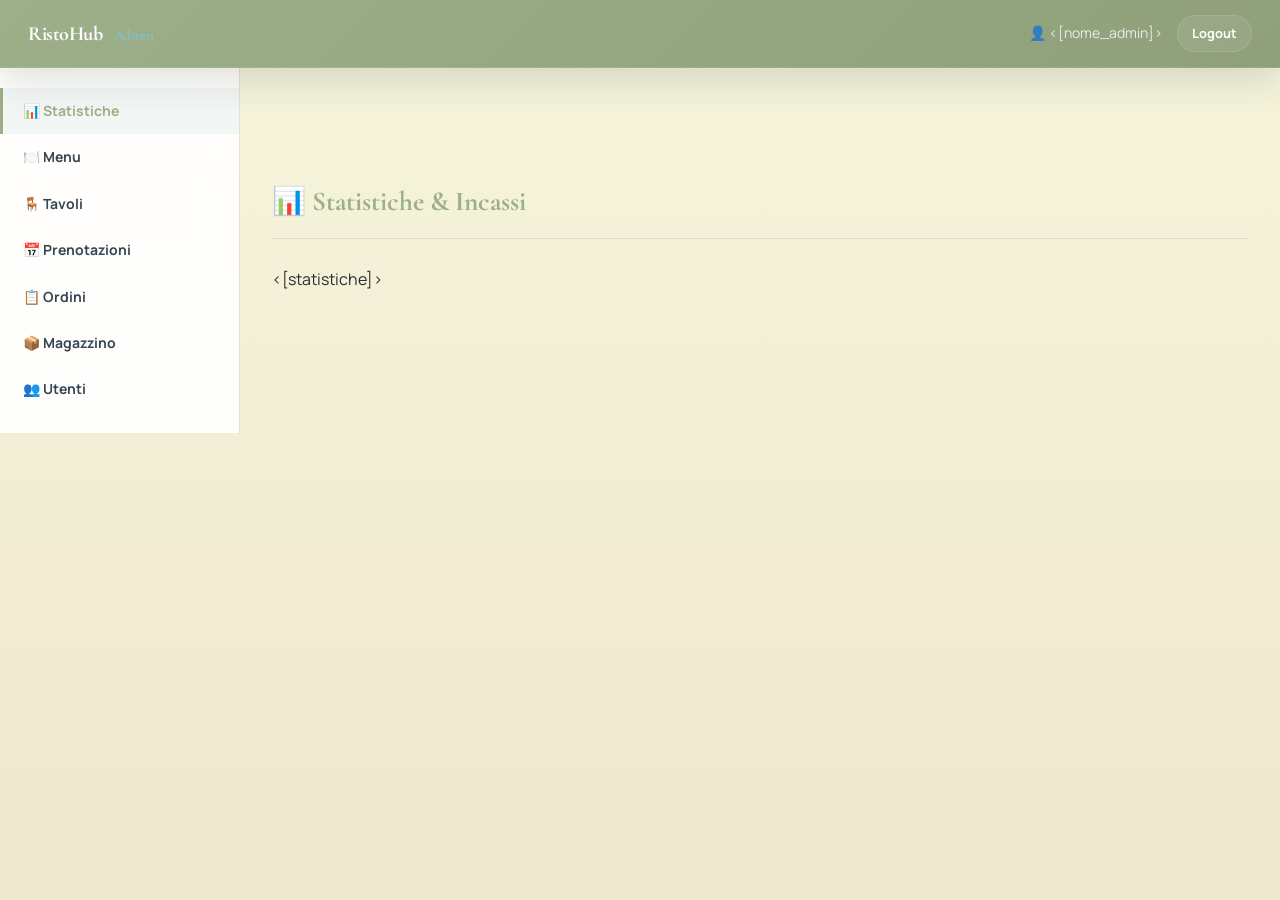
<file: templates/admin.html>
<!DOCTYPE html>
<html lang="it">
<head>
  <meta charset="UTF-8">
  <title>Admin — RistoHub</title>
  <meta name="viewport" content="width=device-width, initial-scale=1.0">
  <link href="https://fonts.googleapis.com/css2?family=Playfair+Display:wght@500;700&family=Montserrat:wght@300;400;600&display=swap" rel="stylesheet">
  <link rel="stylesheet" href="../css/style.css?v=20260722">
  <link rel="stylesheet" href="../css/admin.css?v=20260722">
  <script src="../js/admin.js" defer></script>
</head>
<body class="admin-body">

<header class="admin-header">
  <div class="admin-header-inner">
    <div class="logo">RistoHub <span>Admin</span></div>
    <div class="admin-user">
      👤 <[nome_admin]>
      <a href="./logout.php" class="btn-logout">Logout</a>
    </div>
  </div>
</header>

<div class="admin-layout">

  <!-- SIDEBAR -->
  <nav class="admin-sidebar">
    <ul>
      <li><a href="?tab=statistiche" class="<[tab_attiva]>" data-tab="statistiche">📊 Statistiche</a></li>
      <li><a href="?tab=menu" class="<[tab_attiva]>" data-tab="menu">🍽️ Menu</a></li>
      <li><a href="?tab=tavoli" class="<[tab_attiva]>" data-tab="tavoli">🪑 Tavoli</a></li>
      <li><a href="?tab=prenotazioni" class="<[tab_attiva]>" data-tab="prenotazioni">📅 Prenotazioni</a></li>
      <li><a href="?tab=ordini" class="<[tab_attiva]>" data-tab="ordini">📋 Ordini</a></li>
      <li><a href="?tab=magazzino" class="<[tab_attiva]>" data-tab="magazzino">📦 Magazzino</a></li>
      <li><a href="?tab=utenti" class="<[tab_attiva]>" data-tab="utenti">👥 Utenti</a></li>
    </ul>
  </nav>

  <!-- CONTENUTO PRINCIPALE -->
  <main class="admin-main">

    <!-- STATISTICHE -->
    <section id="statistiche" class="admin-section">
      <h2>📊 Statistiche & Incassi</h2>
      <[statistiche]>
    </section>

    <!-- MENU -->
    <section id="menu" class="admin-section">
      <h2>🍽️ Gestione Menu</h2>
      <[piatti]>
      <div class="section-cta-center">
        <button class="btn-primary" onclick="toggleForm('form-piatto')">+ Aggiungi piatto</button>
      </div>
      <div id="form-piatto" class="admin-form-container">
        <h3><[titolo_form_piatto]></h3>
        <[form_piatto]>
      </div>
    </section>

    <!-- TAVOLI -->
    <section id="tavoli" class="admin-section">
      <h2>🪑 Gestione Tavoli</h2>
      <[tavoli]>
      <div class="section-cta-center">
        <button class="btn-primary" onclick="toggleForm('form-tavolo')">+ Aggiungi tavolo</button>
      </div>
      <div id="form-tavolo" class="admin-form-container">
        <h3><[titolo_form_tavolo]></h3>
        <[form_tavolo]>
      </div>
    </section>

    <!-- PRENOTAZIONI -->
    <section id="prenotazioni" class="admin-section">
      <h2>📅 Prenotazioni</h2>
      <[prenotazioni]>
    </section>

    <!-- ORDINI -->
    <section id="ordini" class="admin-section">
      <h2>📋 Gestione Ordini</h2>
      <[ordini]>
    </section>

    <!-- MAGAZZINO -->
    <section id="magazzino" class="admin-section">
      <h2>📦 Gestione Magazzino</h2>
      <[magazzino]>
      <div class="section-cta-center">
        <button class="btn-primary" onclick="toggleForm('form-ingrediente')">+ Aggiungi ingrediente</button>
      </div>
      <div id="form-ingrediente" class="admin-form-container">
        <h3><[titolo_form_ingrediente]></h3>
        <[form_ingrediente]>
      </div>
    </section>

    <!-- UTENTI -->
    <section id="utenti" class="admin-section">
      <h2>👥 Gestione Utenti</h2>
      <[utenti]>
      <div class="section-cta-center">
        <button class="btn-primary" onclick="toggleForm('form-utente')">+ Aggiungi utente</button>
      </div>
      <div id="form-utente" class="admin-form-container">
        <h3><[titolo_form_utente]></h3>
        <[form_utente]>
      </div>
    </section>

  </main>
</div>

</body>
</html>
</file>
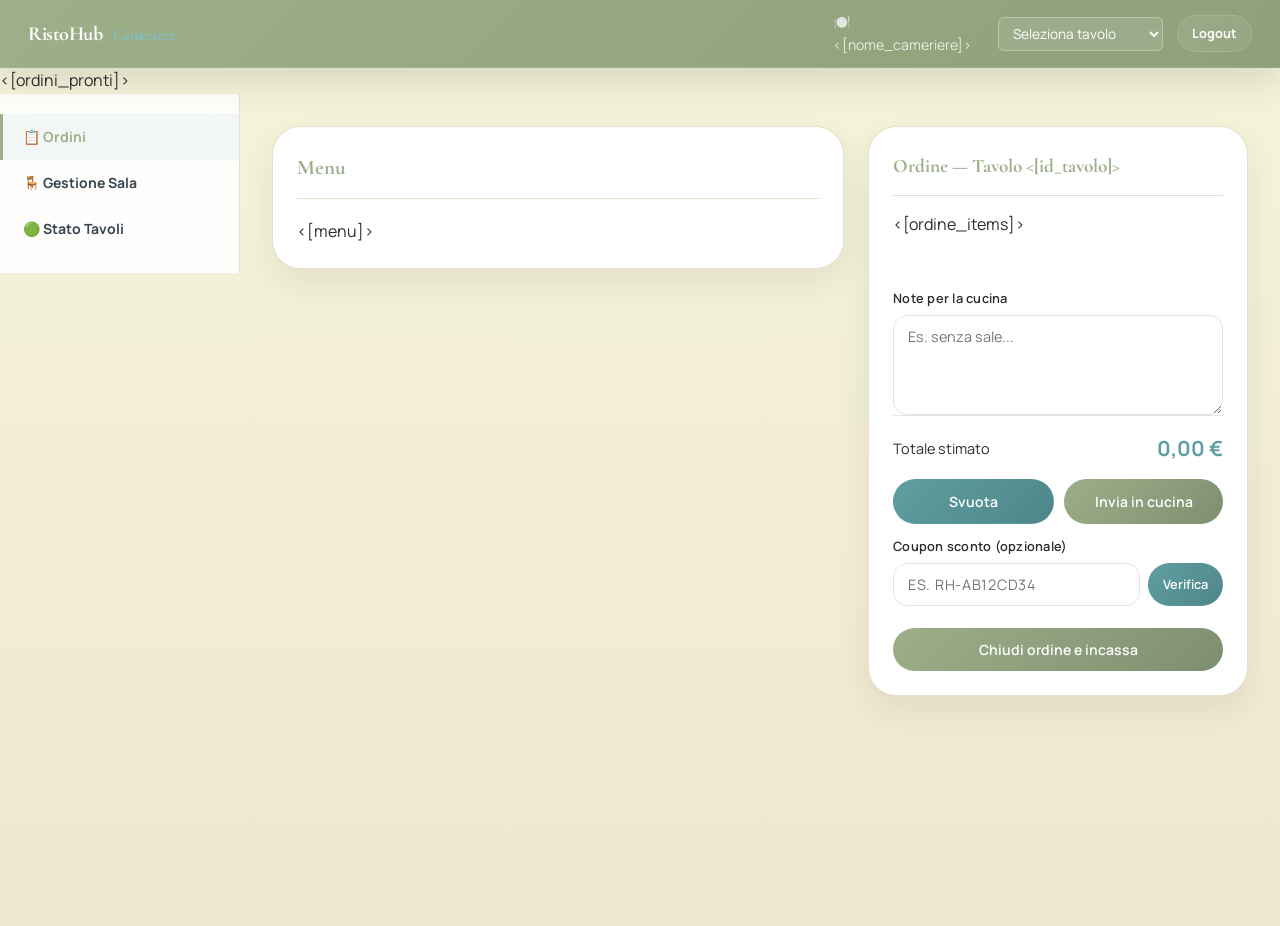
<file: templates/cameriere.html>
<!DOCTYPE html>
<html lang="it">
<head>
  <meta charset="UTF-8">
  <title>Cameriere — RistoHub</title>
  <meta name="viewport" content="width=device-width, initial-scale=1.0">
  <link href="https://fonts.googleapis.com/css2?family=Playfair+Display:wght@500;700&family=Montserrat:wght@300;400;600&display=swap" rel="stylesheet">
  <link rel="stylesheet" href="../css/style.css?v=20260722">
  <link rel="stylesheet" href="../css/admin.css?v=20260722">
  <script src="../js/cameriere.js" defer></script>
</head>
<body class="admin-body">

<header class="admin-header">
  <div class="admin-header-inner">
    <div class="logo">RistoHub <span>Cameriere</span></div>
    <div class="admin-user">
      🍽️ <[nome_cameriere]>
      <select id="select-tavolo" onchange="vaiAlTavolo(this)" style="margin-left:12px; padding:6px 10px; border-radius:6px; border:1px solid rgba(255,255,255,.3); background:rgba(255,255,255,.1); color:#fff; font-size:.85rem;">
        <option value="">Seleziona tavolo</option>
        <[select_tavoli]>
      </select>
      <a href="./logout.php" class="btn-logout">Logout</a>
    </div>
  </div>
</header>

<!-- Notifiche ordini pronti -->
<[ordini_pronti]>

<div class="admin-layout">

  <nav class="admin-sidebar">
    <ul>
      <li><a href="?tab=ordini" data-tab="ordini">📋 Ordini</a></li>
      <li><a href="?tab=sala" data-tab="sala">🪑 Gestione Sala</a></li>
      <li><a href="?tab=tavoli_vista" data-tab="tavoli_vista">🟢 Stato Tavoli</a></li>
    </ul>
  </nav>

  <main class="admin-main">

    <!-- TAB ORDINI -->
    <div id="ordini" class="admin-section">
      <div class="waiter-layout">

        <!-- MENU -->
        <section class="menu-panel">
          <h2>Menu</h2>
          <div id="menu-list">
            <[menu]>
          </div>
        </section>

        <!-- RIEPILOGO ORDINE -->
        <aside class="order-panel">
          <header class="order-header">
            <h2>Ordine — Tavolo <[id_tavolo]></h2>
          </header>

          <ul class="order-items" id="order-items">
            <[ordine_items]>
          </ul>

          <div class="form-group" style="margin-top:16px;">
            <label for="note-cucina">Note per la cucina</label>
            <textarea id="note-cucina" rows="2" placeholder="Es. senza sale..."></textarea>
          </div>

          <div class="order-footer">
            <div class="order-total">
              <span>Totale stimato</span>
              <strong id="order-total">0,00 €</strong>
            </div>
            <div class="order-actions">
              <button type="button" class="btn-secondary" id="btn-svuota">Svuota</button>
              <button type="button" class="btn-primary" id="btn-invia">Invia in cucina</button>
            </div>
            <form method="post" id="form-chiudi-ordine" style="margin-top:12px;">
              <input type="hidden" name="id_tavolo_chiusura" value="<[id_tavolo]>">
              <input type="hidden" name="totale_finale" id="input-totale-finale" value="0">
              <input type="hidden" name="totale_lordo" id="input-totale-lordo" value="0">

              <div class="form-group" style="margin-bottom:10px;">
                <label for="codice-coupon">Coupon sconto (opzionale)</label>
                <div style="display:flex;gap:8px;">
                  <input type="text" id="codice-coupon" name="codice_coupon"
                         placeholder="Es. RH-AB12CD34"
                         style="text-transform:uppercase;letter-spacing:.05em;">
                  <button type="button" id="btn-verifica-coupon" class="btn-secondary btn-sm">
                    Verifica
                  </button>
                </div>
                <div id="coupon-feedback" style="font-size:.8rem;margin-top:6px;"></div>
              </div>

              <button type="submit" name="chiudi_ordine" class="btn-primary btn-full"
                      onclick="preparaChiusura(event)">
                Chiudi ordine e incassa
              </button>
            </form>
          </div>
        </aside>
      </div>
    </div>

    <!-- TAB SALA -->
    <div id="sala" class="admin-section">
      <h2>🪑 Gestione Sala</h2>

      <div class="waiter-sala-layout">

        <!-- LISTA PRENOTAZIONI -->
        <section>
          <h3 style="margin-bottom:16px;">Prenotazioni</h3>
          <div id="prenotazioni-list">
            <[prenotazioni]>
          </div>
        </section>

        <!-- FORM PRENOTAZIONE -->
        <aside>
          <h3 style="margin-bottom:16px;"><[titolo_form_prenotazione]></h3>
          <[form_prenotazione]>
        </aside>

      </div>
    </div>

    <!-- TAB TAVOLI VISTA -->
    <div id="tavoli_vista" class="admin-section">
      <h2>🟢 Stato Tavoli</h2>
      <div class="tavoli-sala-grid">
        <[tavoli_vista]>
      </div>
    </div>

  </main>
</div>

</body>
</html>
</file>
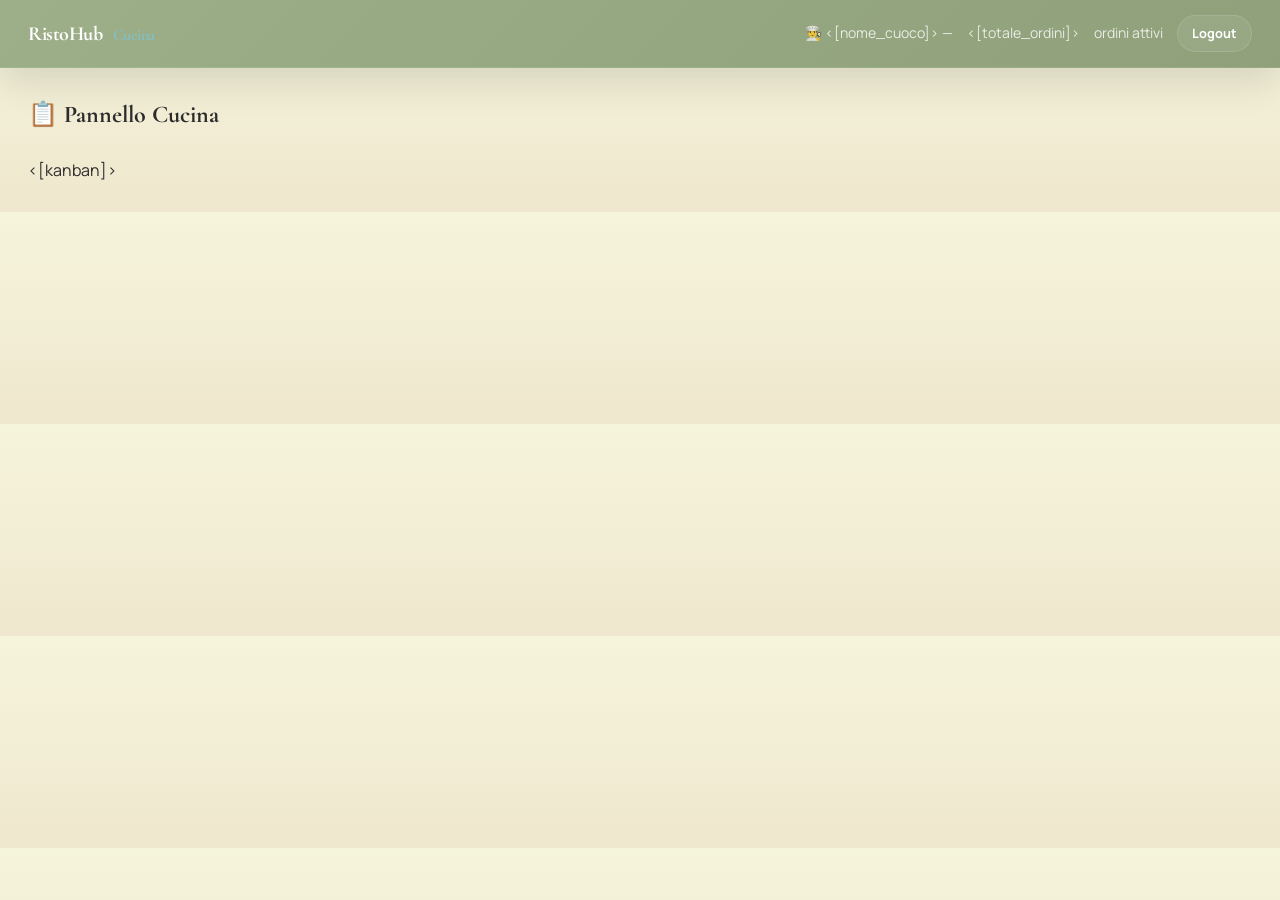
<file: templates/cuoco.html>
<!DOCTYPE html>
<html lang="it">
<head>
  <meta charset="UTF-8">
  <title>Cucina — RistoHub</title>
  <meta name="viewport" content="width=device-width, initial-scale=1.0">
  <link href="https://fonts.googleapis.com/css2?family=Playfair+Display:wght@500;700&family=Montserrat:wght@300;400;600&display=swap" rel="stylesheet">
  <link rel="stylesheet" href="../css/style.css?v=20260722">
  <link rel="stylesheet" href="../css/admin.css?v=20260722">
  <script src="../js/cuoco.js" defer></script>
</head>
<body class="admin-body">

<header class="admin-header">
  <div class="admin-header-inner">
    <div class="logo">RistoHub <span>Cucina</span></div>
    <div class="admin-user">
      👨‍🍳 <[nome_cuoco]> —
      <span id="ordini-count"><[totale_ordini]></span> ordini attivi
      <a href="./logout.php" class="btn-logout">Logout</a>
    </div>
  </div>
</header>

<main style="padding:28px;">
  <h2 style="font-family:var(--font-display); margin-bottom:24px; color:var(--ink);">
    📋 Pannello Cucina
  </h2>
  <[kanban]>
</main>

</body>
</html>
</file>
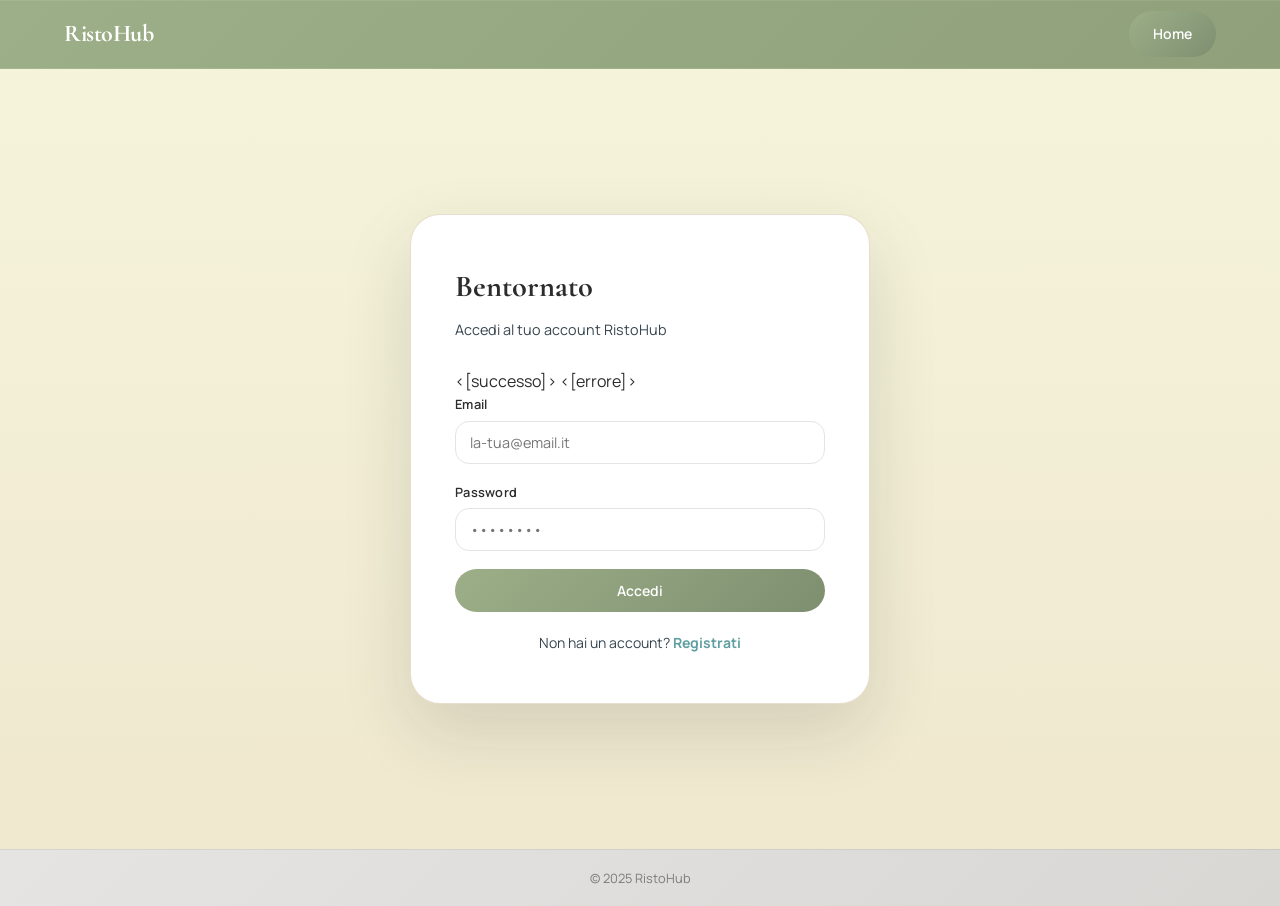
<file: templates/login.html>
<!DOCTYPE html>
<html lang="it">
<head>
  <meta charset="UTF-8">
  <title>Login — RistoHub</title>
  <meta name="viewport" content="width=device-width, initial-scale=1.0">
  <link href="https://fonts.googleapis.com/css2?family=Playfair+Display:wght@500;700&family=Montserrat:wght@300;400;600&display=swap" rel="stylesheet">
  <link rel="stylesheet" href="../css/style.css?v=20260722">
</head>
<body>

<header class="navbar">
  <div class="container navbar-inner">
    <div class="logo"><a href="../index.php">RistoHub</a></div>
    <nav class="nav-links"></nav>
    <div class="nav-right-buttons">
      <a href="../index.php" class="nav-cta">Home</a>
    </div>
  </div>
</header>

<main>
  <div class="auth-container">
    <div class="auth-card">
      <h2 class="auth-title">Bentornato</h2>
      <p class="auth-subtitle">Accedi al tuo account RistoHub</p>

      <[successo]>
      <[errore]>

      <form action="./login.php" method="POST" class="auth-form">
        <div class="form-group">
          <label for="email">Email</label>
          <input type="email" id="email" name="email" placeholder="la-tua@email.it" required>
        </div>
        <div class="form-group">
          <label for="password">Password</label>
          <input type="password" id="password" name="password" placeholder="••••••••" required>
        </div>
        <button type="submit" name="login" class="btn-primary btn-full">Accedi</button>
      </form>

      <p class="auth-link">
        Non hai un account? <a href="./registrazione.php">Registrati</a>
      </p>
    </div>
  </div>
</main>

<footer>
  <div class="footer-bottom">© 2025 RistoHub</div>
</footer>

</body>
</html>
</file>
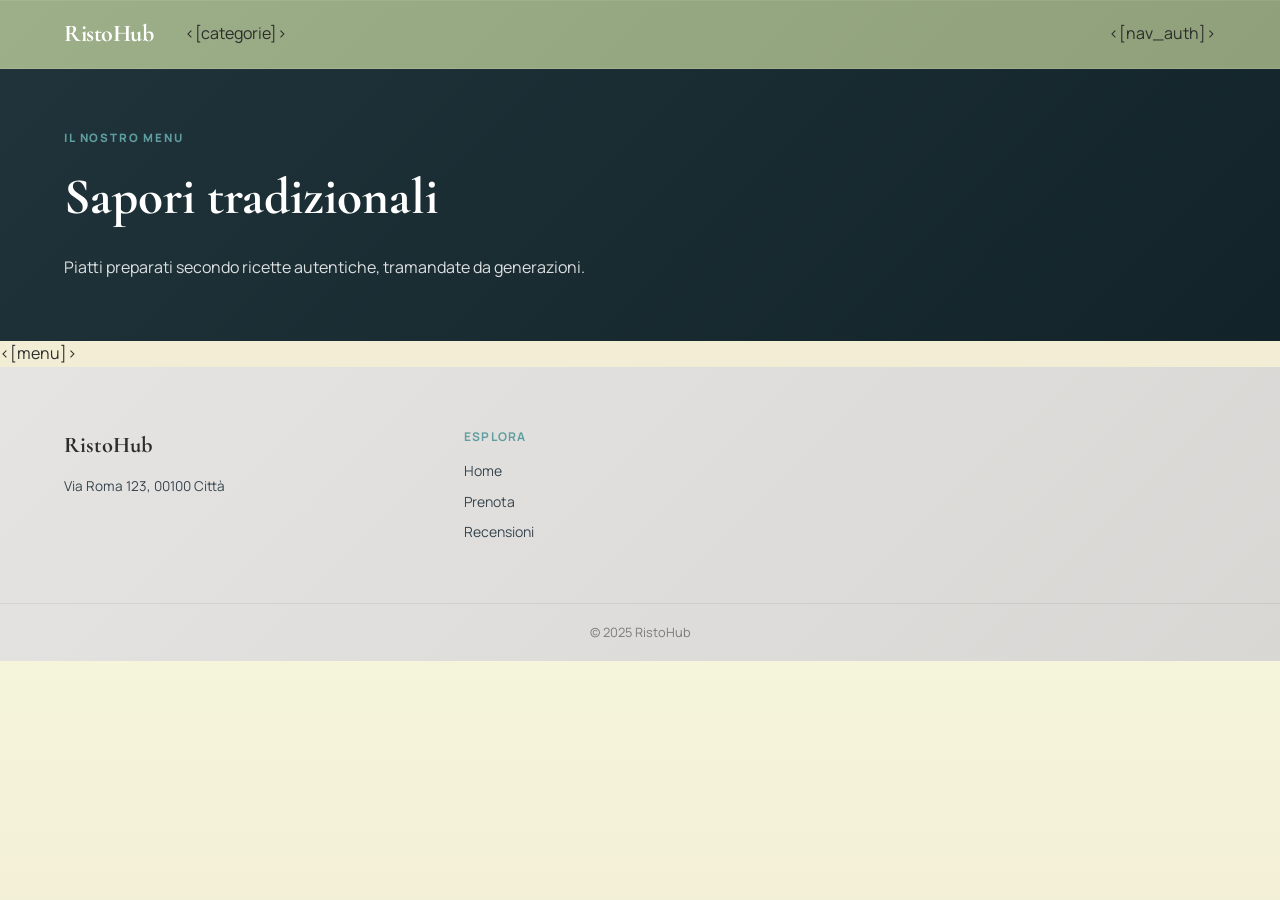
<file: templates/menu.html>
<!DOCTYPE html>
<html lang="it">
<head>
  <meta charset="UTF-8">
  <title>Menu — RistoHub</title>
  <meta name="viewport" content="width=device-width, initial-scale=1.0">
  <link href="https://fonts.googleapis.com/css2?family=Playfair+Display:wght@500;700&family=Montserrat:wght@300;400;600&display=swap" rel="stylesheet">
  <link rel="stylesheet" href="../css/style.css?v=20260722">
  <script src="../js/main.js" defer></script>
</head>
<body>

<header class="navbar">
  <div class="container navbar-inner">
    <div class="logo"><a href="../index.php">RistoHub</a></div>
    <nav class="nav-links">
      <[categorie]>
    </nav>
    <div class="nav-right-buttons">
      <[nav_auth]>
    </div>
  </div>
</header>

<main>
  <section class="hero-blur">
    <div class="container hero-blur-inner">
      <div class="hero-blur-content">
        <div class="section-eyebrow">Il nostro menu</div>
        <h1 class="section-title" style="color:white;">Sapori tradizionali</h1>
        <p class="section-subtitle" style="color:rgba(255,255,255,0.85);">
          Piatti preparati secondo ricette autentiche, tramandate da generazioni.
        </p>
      </div>
    </div>
  </section>

  <[menu]>

</main>

<footer>
  <div class="container footer-inner">
    <div>
      <div class="footer-logo">RistoHub</div>
      <p>Via Roma 123, 00100 Città</p>
    </div>
    <div>
      <div class="footer-section-title">Esplora</div>
      <div class="footer-links">
        <a href="../index.php">Home</a>
        <a href="./prenotazione.php">Prenota</a>
        <a href="./recensione.php">Recensioni</a>
      </div>
    </div>
  </div>
  <div class="footer-bottom">© 2025 RistoHub</div>
</footer>

<button id="backToTop" class="back-to-top" onclick="scrollToTop()">↑</button>

</body>
</html>
</file>
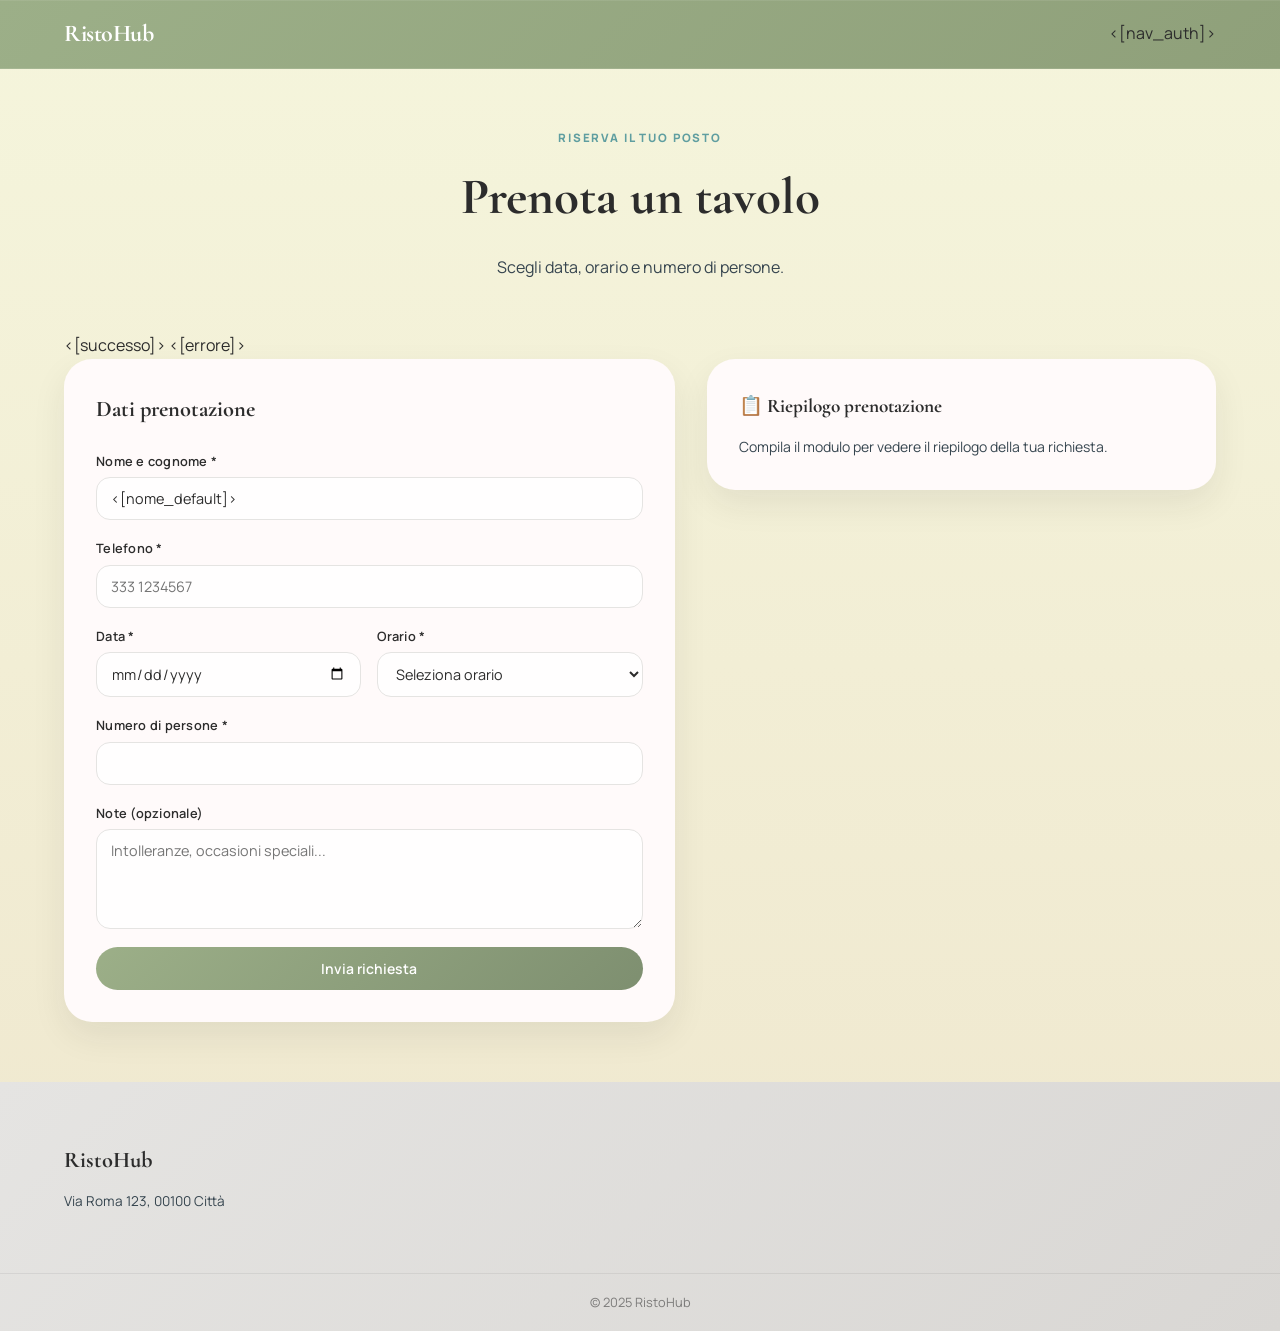
<file: templates/prenotazione.html>
<!DOCTYPE html>
<html lang="it">
<head>
  <meta charset="UTF-8">
  <title>Prenota — RistoHub</title>
  <meta name="viewport" content="width=device-width, initial-scale=1.0">
  <link href="https://fonts.googleapis.com/css2?family=Playfair+Display:wght@500;700&family=Montserrat:wght@300;400;600&display=swap" rel="stylesheet">
  <link rel="stylesheet" href="../css/style.css?v=20260722">
  <script src="../js/prenotazione.js" defer></script>
</head>
<body>

<header class="navbar">
  <div class="container navbar-inner">
    <div class="logo"><a href="../index.php">RistoHub</a></div>
    <nav class="nav-links"></nav>
    <div class="nav-right-buttons">
      <[nav_auth]>
    </div>
  </div>
</header>

<main>
  <section class="booking-section">
    <div class="container">
      <div class="section-header">
        <div class="section-eyebrow">Riserva il tuo posto</div>
        <h2 class="section-title">Prenota un tavolo</h2>
        <p class="section-subtitle">Scegli data, orario e numero di persone.</p>
      </div>

      <[successo]>
      <[errore]>

      <div class="booking-grid">
        <div class="order-panel">
          <header class="order-header">
            <h2>Dati prenotazione</h2>
          </header>

          <form id="booking-form" action="./prenotazione.php" method="POST" class="booking-form">
            <div class="form-group">
              <label for="nome">Nome e cognome *</label>
              <input type="text" id="nome" name="nome"
                     value="<[nome_default]>"
                     placeholder="Mario Rossi" required>
            </div>

            <div class="form-group">
              <label for="telefono">Telefono *</label>
              <input type="tel" id="telefono" name="telefono"
                     placeholder="333 1234567" required>
            </div>

            <div class="form-row">
              <div class="form-group">
                <label for="data">Data *</label>
                <input type="date" id="data" name="data" required>
              </div>
              <div class="form-group">
                <div class="form-group">
                  <label for="ora">Orario *</label>
                  <select id="ora" name="ora" required>
                    <option value="">Seleziona orario</option>
                    <optgroup label="🍽️ Pranzo">
                      <option value="12:00">12:00</option>
                      <option value="12:30">12:30</option>
                      <option value="13:00">13:00</option>
                      <option value="13:30">13:30</option>
                      <option value="14:00">14:00</option>
                      <option value="14:30">14:30</option>
                    </optgroup>
                    <optgroup label="🌙 Cena">
                      <option value="19:30">19:30</option>
                      <option value="20:00">20:00</option>
                      <option value="20:30">20:30</option>
                      <option value="21:00">21:00</option>
                      <option value="21:30">21:30</option>
                      <option value="22:00">22:00</option>
                      <option value="22:30">22:30</option>
                    </optgroup>
                  </select>
                </div>
              </div>
            </div>

            <div class="form-group">
              <label for="persone">Numero di persone *</label>
              <input type="number" id="persone" name="persone"
                     min="1" max="20" required>
            </div>

            <div class="form-group">
              <label for="note">Note (opzionale)</label>
              <textarea id="note" name="note" rows="3"
                        placeholder="Intolleranze, occasioni speciali..."></textarea>
            </div>

            <input type="hidden" name="tavoli_id" id="tavoli_id">

            <button type="submit" name="prenota" class="btn-primary btn-full">
              Invia richiesta
            </button>
          </form>
        </div>

        <aside class="order-panel booking-slots">
          <h3>📋 Riepilogo prenotazione</h3>
          <p class="booking-slots-info">
            Compila il modulo per vedere il riepilogo della tua richiesta.
          </p>
          <div id="riepilogo-panel" style="display:none;">
            <ul class="riepilogo-list">
              <li><span>📅 Data</span><strong id="r-data">—</strong></li>
              <li><span>🕐 Orario</span><strong id="r-ora">—</strong></li>
              <li><span>👥 Persone</span><strong id="r-persone">—</strong></li>
              <li><span>👤 Nome</span><strong id="r-nome">—</strong></li>
              <li><span>📞 Telefono</span><strong id="r-telefono">—</strong></li>
            </ul>
            <p class="riepilogo-nota">
              ℹ️ Il tavolo verrà assegnato dal nostro staff dopo la conferma.
            </p>
          </div>
        </aside>
      </div>
    </div>
  </section>
</main>

<footer>
  <div class="container footer-inner">
    <div>
      <div class="footer-logo">RistoHub</div>
      <p>Via Roma 123, 00100 Città</p>
    </div>
  </div>
  <div class="footer-bottom">© 2025 RistoHub</div>
</footer>

</body>
</html>
</file>
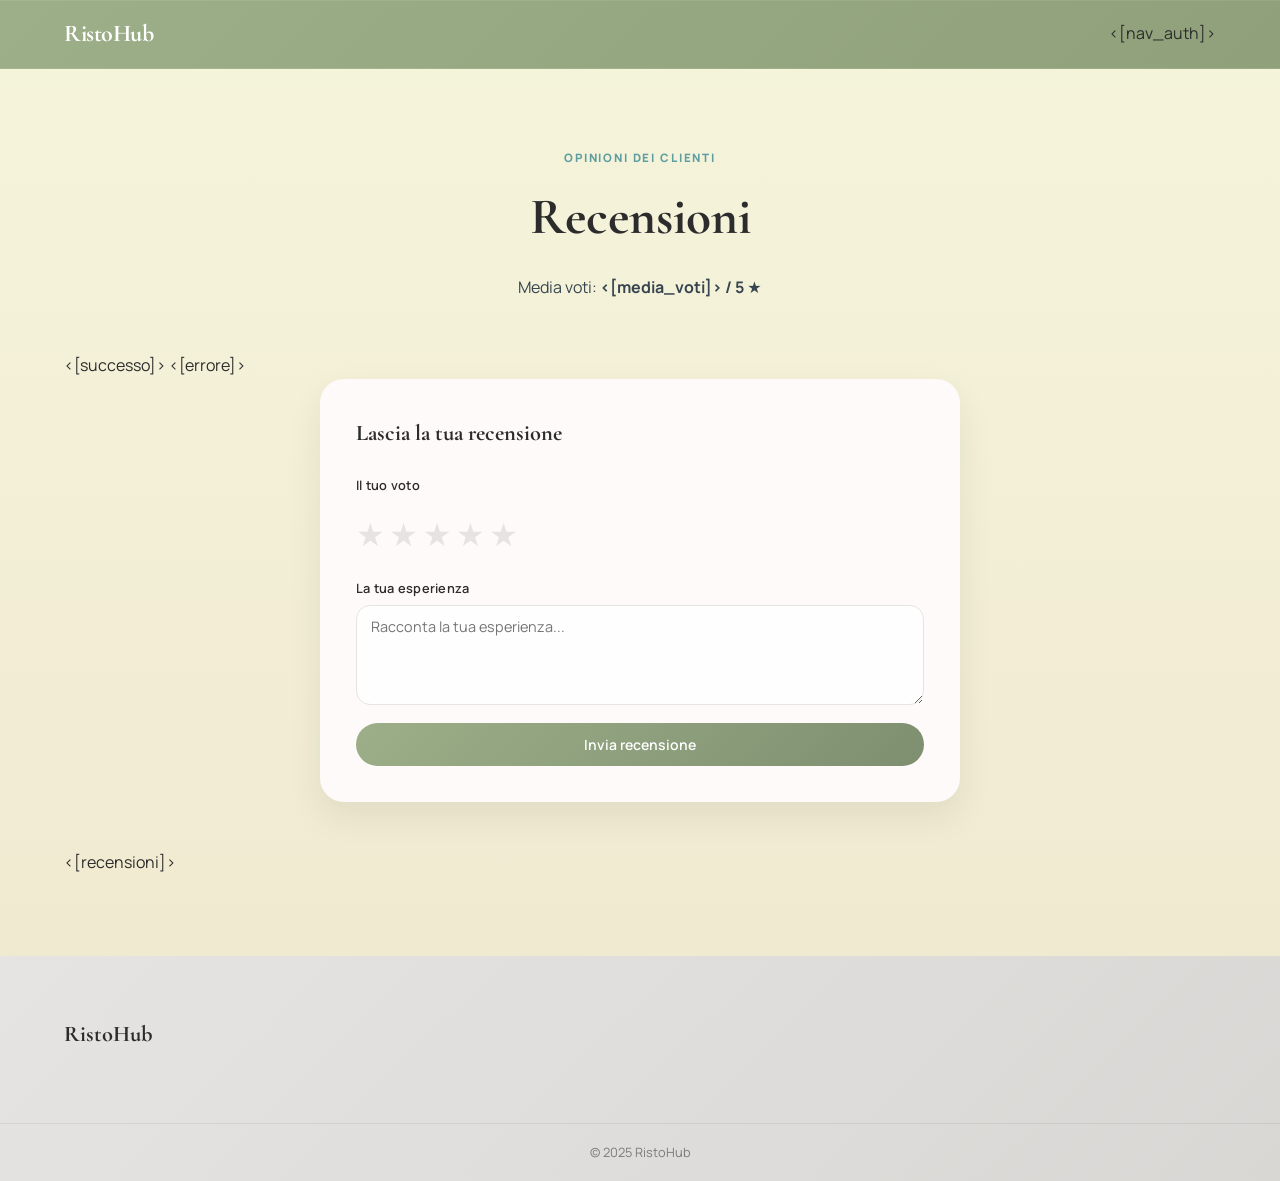
<file: templates/recensione.html>
<!DOCTYPE html>
<html lang="it">
<head>
  <meta charset="UTF-8">
  <title>Recensioni — RistoHub</title>
  <meta name="viewport" content="width=device-width, initial-scale=1.0">
  <link href="https://fonts.googleapis.com/css2?family=Playfair+Display:wght@500;700&family=Montserrat:wght@300;400;600&display=swap" rel="stylesheet">
  <link rel="stylesheet" href="../css/style.css?v=20260722">
</head>
<body>

<header class="navbar">
  <div class="container navbar-inner">
    <div class="logo"><a href="../index.php">RistoHub</a></div>
    <nav class="nav-links"></nav>
    <div class="nav-right-buttons">
      <[nav_auth]>
    </div>
  </div>
</header>

<main>
  <section class="reviews-section">
    <div class="container">
      <div class="section-header">
        <div class="section-eyebrow">Opinioni dei clienti</div>
        <h2 class="section-title">Recensioni</h2>
        <p class="section-subtitle">
          Media voti: <strong><[media_voti]> / 5 ★</strong>
        </p>
      </div>

      <[successo]>
      <[errore]>

      <div class="review-form-container">
        <h3>Lascia la tua recensione</h3>
        <form action="./recensione.php" method="POST" class="review-form">
          <div class="form-group">
            <label>Il tuo voto</label>
            <div class="star-rating">
              <input type="radio" name="voto" id="v5" value="5">
              <label for="v5">★</label>
              <input type="radio" name="voto" id="v4" value="4">
              <label for="v4">★</label>
              <input type="radio" name="voto" id="v3" value="3">
              <label for="v3">★</label>
              <input type="radio" name="voto" id="v2" value="2">
              <label for="v2">★</label>
              <input type="radio" name="voto" id="v1" value="1">
              <label for="v1">★</label>
            </div>
          </div>
          <div class="form-group">
            <label for="commento">La tua esperienza</label>
            <textarea name="commento" id="commento" rows="4"
                      placeholder="Racconta la tua esperienza..." required></textarea>
          </div>
          <button type="submit" name="invia" class="btn-primary">Invia recensione</button>
        </form>
      </div>

      <div class="reviews-grid" style="margin-top:3rem;">
        <[recensioni]>
      </div>
    </div>
  </section>
</main>

<footer>
  <div class="container footer-inner">
    <div>
      <div class="footer-logo">RistoHub</div>
    </div>
  </div>
  <div class="footer-bottom">© 2025 RistoHub</div>
</footer>

</body>
</html>
</file>
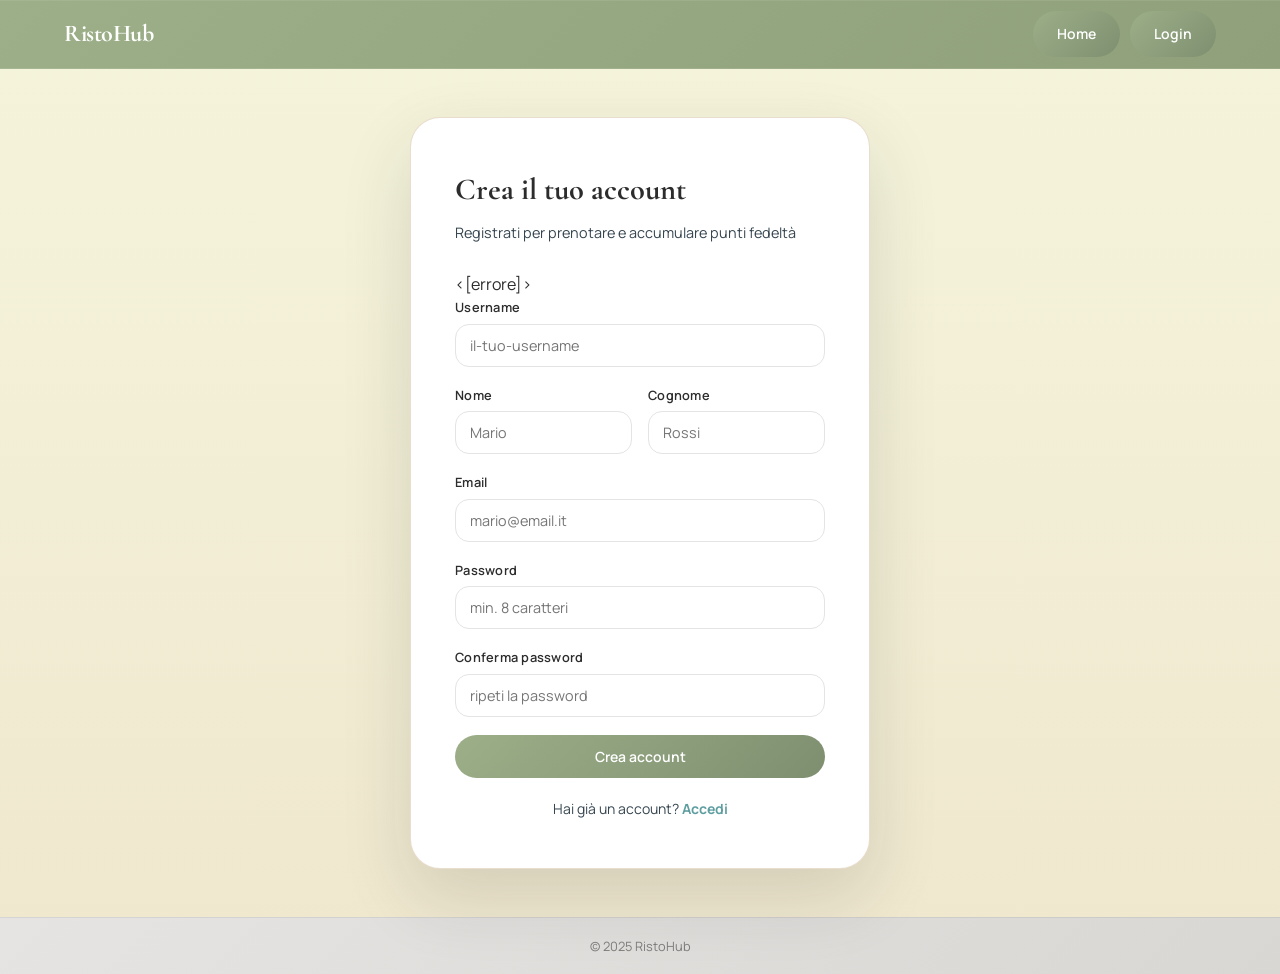
<file: templates/registrazione.html>
<!DOCTYPE html>
<html lang="it">
<head>
  <meta charset="UTF-8">
  <title>Registrati — RistoHub</title>
  <meta name="viewport" content="width=device-width, initial-scale=1.0">
  <link href="https://fonts.googleapis.com/css2?family=Playfair+Display:wght@500;700&family=Montserrat:wght@300;400;600&display=swap" rel="stylesheet">
  <link rel="stylesheet" href="../css/style.css?v=20260722">
</head>
<body>

<header class="navbar">
  <div class="container navbar-inner">
    <div class="logo"><a href="../index.php">RistoHub</a></div>
    <nav class="nav-links"></nav>
    <div class="nav-right-buttons">
      <a href="../index.php" class="nav-cta">Home</a>
      <a href="./login.php" class="nav-cta">Login</a>
    </div>
  </div>
</header>

<main>
  <div class="auth-container">
    <div class="auth-card">
      <h2 class="auth-title">Crea il tuo account</h2>
      <p class="auth-subtitle">Registrati per prenotare e accumulare punti fedeltà</p>

      <[errore]>

      <form action="./registrazione.php" method="POST" class="auth-form">
        <div class="form-group">
          <label for="username">Username</label>
          <input type="text" id="username" name="username" placeholder="il-tuo-username" required>
        </div>
        <div class="form-row">
          <div class="form-group">
            <label for="nome">Nome</label>
            <input type="text" id="nome" name="nome" placeholder="Mario" required>
          </div>
          <div class="form-group">
            <label for="cognome">Cognome</label>
            <input type="text" id="cognome" name="cognome" placeholder="Rossi" required>
          </div>
        </div>
        <div class="form-group">
          <label for="email">Email</label>
          <input type="email" id="email" name="email" placeholder="mario@email.it" required>
        </div>
        <div class="form-group">
          <label for="password">Password</label>
          <input type="password" id="password" name="password" placeholder="min. 8 caratteri" required>
        </div>
        <div class="form-group">
          <label for="conferma_password">Conferma password</label>
          <input type="password" id="conferma_password" name="conferma_password" placeholder="ripeti la password" required>
        </div>
        <button type="submit" name="registra" class="btn-primary btn-full">Crea account</button>
      </form>

      <p class="auth-link">
        Hai già un account? <a href="./login.php">Accedi</a>
      </p>
    </div>
  </div>
</main>

<footer>
  <div class="footer-bottom">© 2025 RistoHub</div>
</footer>

</body>
</html>
</file>
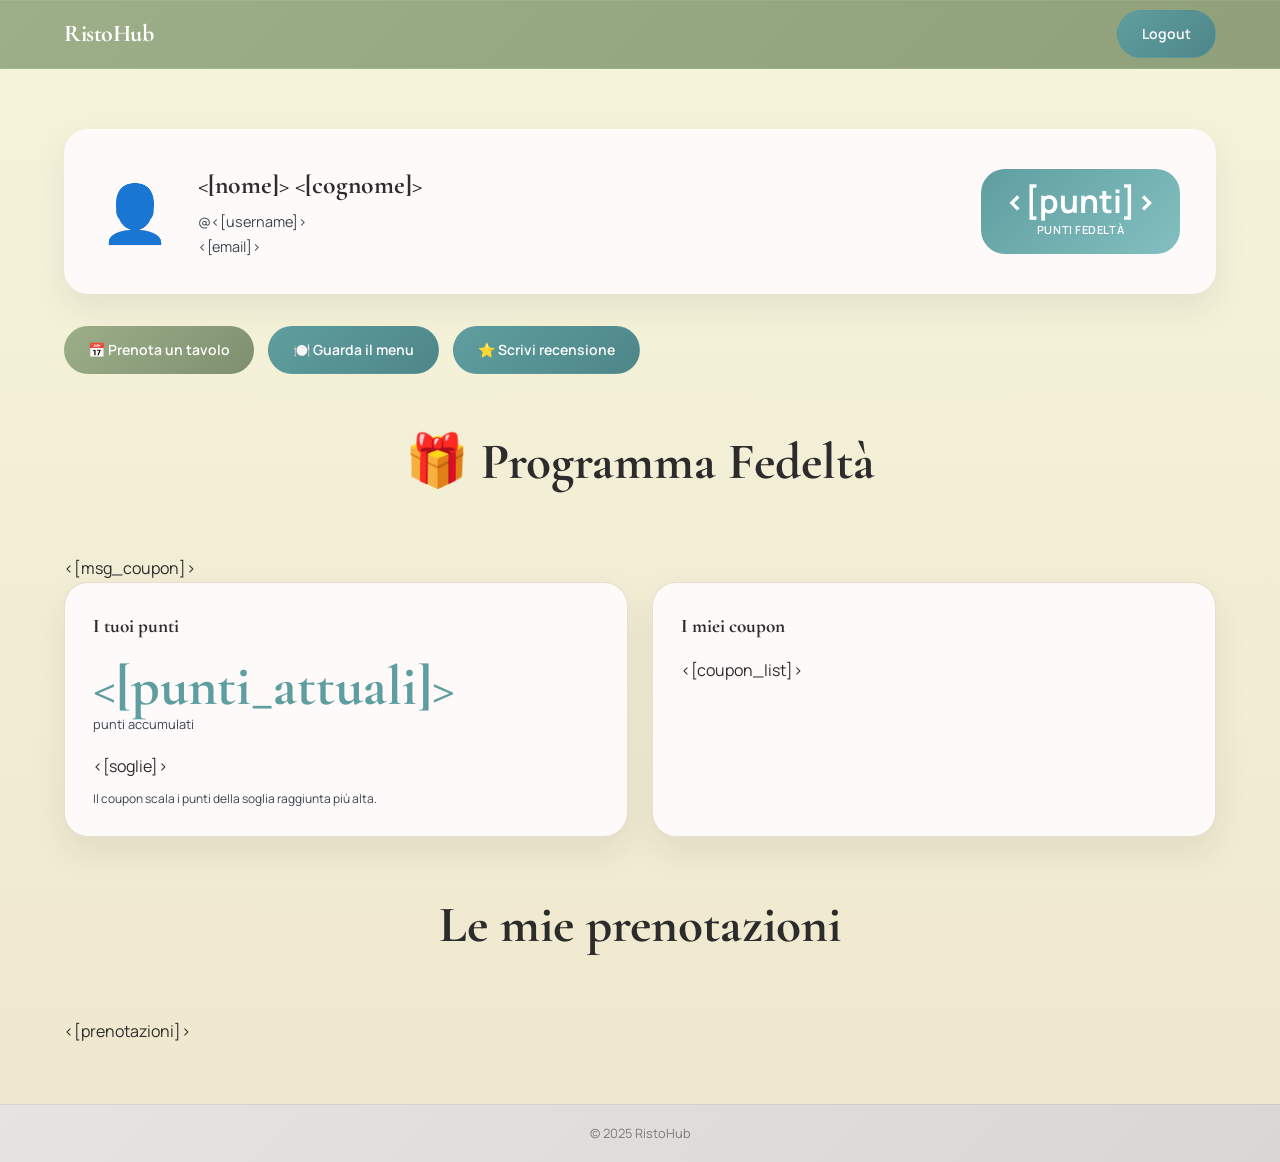
<file: templates/utente.html>
<!DOCTYPE html>
<html lang="it">
<head>
  <meta charset="UTF-8">
  <title>Il mio account — RistoHub</title>
  <meta name="viewport" content="width=device-width, initial-scale=1.0">
  <link href="https://fonts.googleapis.com/css2?family=Playfair+Display:wght@500;700&family=Montserrat:wght@300;400;600&display=swap" rel="stylesheet">
  <link rel="stylesheet" href="../css/style.css?v=20260722">
</head>
<body>

<header class="navbar">
  <div class="container navbar-inner">
    <div class="logo"><a href="../index.php">RistoHub</a></div>
    <nav class="nav-links"></nav>
    <div class="nav-right-buttons">
      <a href="./logout.php" class="nav-cta nav-cta-outline">Logout</a>
    </div>
  </div>
</header>

<main>
  <section class="utente-section">
    <div class="container">

      <!-- Profilo -->
      <div class="profilo-card">
        <div class="profilo-avatar">👤</div>
        <div class="profilo-info">
          <h2><[nome]> <[cognome]></h2>
          <p>@<[username]></p>
          <p><[email]></p>
        </div>
        <div class="profilo-punti">
          <div class="punti-badge">
            <span class="punti-numero"><[punti]></span>
            <span class="punti-label">Punti fedeltà</span>
          </div>
        </div>
      </div>

      <!-- Azioni rapide -->
      <div class="azioni-rapide">
        <a href="./prenotazione.php" class="btn-primary">📅 Prenota un tavolo</a>
        <a href="./menu.php" class="btn-secondary">🍽️ Guarda il menu</a>
        <a href="./recensione.php" class="btn-secondary">⭐ Scrivi recensione</a>
      </div>

      <!-- LOYALTY & COUPON -->
      <div class="section-header" style="margin-top:3rem;">
        <h2 class="section-title">🎁 Programma Fedeltà</h2>
      </div>

      <[msg_coupon]>

      <div class="loyalty-grid">

        <div class="loyalty-card">
          <h3 class="loyalty-title">I tuoi punti</h3>
          <div class="loyalty-punti-big"><[punti_attuali]></div>
          <p class="loyalty-sub">punti accumulati</p>

          <div class="soglie-list">
            <[soglie]>
          </div>

          <p class="loyalty-note">Il coupon scala i punti della soglia raggiunta più alta.</p>
        </div>

        <div class="loyalty-card">
          <h3 class="loyalty-title">I miei coupon</h3>
          <div class="coupon-grid">
            <[coupon_list]>
          </div>
        </div>

      </div>

      <!-- Prenotazioni -->
      <div class="section-header" style="margin-top:3rem;">
        <h2 class="section-title">Le mie prenotazioni</h2>
      </div>
      <div class="prenotazioni-grid">
        <[prenotazioni]>
      </div>

    </div>
  </section>
</main>

<footer>
  <div class="footer-bottom">© 2025 RistoHub</div>
</footer>

</body>
</html>
</file>
<file: css/style.css>
@import url('https://fonts.googleapis.com/css2?family=Cormorant+Garamond:wght@500;600;700&family=Manrope:wght@400;500;600;700&display=swap');

*, *::before, *::after { box-sizing: border-box; margin: 0; padding: 0; }

:root {
    --cream:       #F5F5DC;
    --ink:         #2C2C2C;
    --ink-soft:    #36454F;
    --gold:        #5F9EA0;
    --gold-light:  #83BFC1;
    --green:       #9CAF88;
    --red:         #B85E45;
    --yellow:      #E5E4E2;
    --blue:        #315FCD;
    --surface:     #FFFAFA;
    --border:      #E5E4E2;
    --shadow:      0 14px 34px rgba(44,44,44,.08);
    --shadow-lg:   0 28px 70px rgba(44,44,44,.14);
    --radius:      24px;
    --radius-sm:   14px;
    --font-display: 'Cormorant Garamond', Georgia, serif;
    --font-body:    'Manrope', system-ui, sans-serif;
    --transition:   .22s ease;
}

html { scroll-behavior: smooth; }

body {
    font-family: var(--font-body);
    background: linear-gradient(180deg, #F5F5DC 0%, #EFE7CE 100%);
    color: var(--ink);
    line-height: 1.6;
    font-size: 16px;
    -webkit-font-smoothing: antialiased;
    text-rendering: optimizeLegibility;
}

img { display: block; width: 100%; height: auto; object-fit: cover; }
a { color: inherit; text-decoration: none; }

.container {
    max-width: 1200px;
    margin: 0 auto;
    padding: 0 24px;
}

/* ── NAVBAR ── */
.navbar {
    position: sticky;
    top: 0;
    z-index: 100;
    background: linear-gradient(135deg, var(--green) 0%, #8FA07A 100%);
    backdrop-filter: blur(18px);
    border-bottom: 1px solid rgba(255,255,255,.10);
    box-shadow: 0 1px 0 rgba(255,255,255,.08) inset;
}

.navbar-inner {
    display: flex;
    align-items: center;
    gap: 32px;
    height: 68px;
}

.logo {
    font-family: var(--font-display);
    font-size: 1.5rem;
    font-weight: 700;
    color: #fff;
    letter-spacing: -.5px;
    flex-shrink: 0;
}
.logo a { color: inherit; }
.logo span { color: var(--gold-light); font-size: 1rem; margin-left: 6px; }

.nav-links {
    display: flex;
    gap: 28px;
    flex: 1;
}
.nav-links a {
    font-size: .8rem;
    font-weight: 700;
    letter-spacing: .04em;
    text-transform: uppercase;
    color: rgba(255,255,255,.82);
    transition: color var(--transition);
}
.nav-links a:hover { color: var(--gold-light); }

.nav-right-buttons {
    display: flex;
    align-items: center;
    gap: 10px;
    margin-left: auto;
    flex-shrink: 0;
}

.nav-benvenuto {
    font-size: .85rem;
    color: rgba(255,255,255,.7);
    margin-right: 4px;
}

/* ── BUTTONS ── */
.btn-primary, .btn-secondary, .nav-cta, .nav-cta-outline {
    display: inline-flex;
    align-items: center;
    justify-content: center;
    gap: 6px;
    padding: 12px 24px;
    border-radius: 999px;
    font-family: var(--font-body);
    font-size: .875rem;
    font-weight: 600;
    cursor: pointer;
    border: none;
    transition: background var(--transition), color var(--transition), transform var(--transition), box-shadow var(--transition);
    white-space: nowrap;
}

.btn-primary, .nav-cta {
    background: linear-gradient(135deg, var(--green) 0%, #7E8F70 100%);
    color: #fff;
}
.btn-primary:hover, .nav-cta:hover {
    transform: translateY(-1px);
    box-shadow: 0 10px 26px rgba(156,175,136,.25);
}

.btn-secondary, .nav-cta-outline {
    background: linear-gradient(135deg, var(--gold) 0%, #4E8688 100%);
    color: #fff;
    border: 1.5px solid rgba(95,158,160,.22);
}
.btn-secondary:hover, .nav-cta-outline:hover {
    border-color: rgba(95,158,160,.4);
    color: #fff;
    background: #5F9EA0;
}

.btn-full { width: 100%; }
.btn-sm { padding: 6px 14px; font-size: .8rem; }

/* ── HERO ── */
.hero {
    padding: 96px 0 72px;
    overflow: hidden;
}

.hero-inner {
    display: grid;
    grid-template-columns: 1fr 1fr;
    gap: 60px;
    align-items: center;
}

.hero-tag {
    display: inline-flex;
    align-items: center;
    gap: 8px;
    font-size: .76rem;
    font-weight: 600;
    text-transform: uppercase;
    letter-spacing: .12em;
    color: var(--gold);
    margin-bottom: 20px;
}
.hero-tag span { color: var(--ink-soft); }

.hero-title {
    font-family: var(--font-display);
    font-size: clamp(3rem, 5.6vw, 5rem);
    font-weight: 700;
    line-height: .95;
    color: var(--ink);
    margin-bottom: 20px;
}

.hero-subtitle {
    font-size: 1.02rem;
    color: var(--ink-soft);
    max-width: 480px;
    margin-bottom: 36px;
    line-height: 1.75;
}

.hero-buttons {
    display: flex;
    gap: 14px;
    margin-bottom: 28px;
    flex-wrap: wrap;
}

.hero-info {
    font-size: .8rem;
    color: var(--ink-soft);
    letter-spacing: .03em;
}
.hero-info span { font-weight: 600; color: var(--ink); }

.hero-image-wrapper {
    border-radius: 32px;
    overflow: hidden;
    box-shadow: var(--shadow-lg);
    aspect-ratio: 4/3;
    border: 1px solid rgba(255,255,255,.7);
    background: linear-gradient(135deg, rgba(255,255,255,.85), rgba(255,255,255,.45));
}
.hero-main-image { width: 100%; height: 100%; }

/* ── SECTIONS ── */
section { padding: 80px 0; }

.section-header {
    text-align: center;
    margin-bottom: 52px;
}

.section-eyebrow {
    font-size: .72rem;
    font-weight: 800;
    text-transform: uppercase;
    letter-spacing: .16em;
    color: var(--gold);
    margin-bottom: 10px;
}

.section-title {
    font-family: var(--font-display);
    font-size: clamp(2.1rem, 4vw, 3.2rem);
    font-weight: 700;
    color: var(--ink);
    margin-bottom: 14px;
}

.section-subtitle {
    font-size: 1rem;
    color: var(--ink-soft);
    max-width: 560px;
    margin: 0 auto;
    line-height: 1.75;
}

/* ── CHI SIAMO ── */
#chi-siamo { background: rgba(255,255,255,.72); }

.about {
    display: grid;
    grid-template-columns: 1fr 1fr;
    gap: 60px;
    align-items: center;
}

.about-text p {
    color: var(--ink-soft);
    margin-bottom: 16px;
    line-height: 1.8;
}

.about-highlight {
    margin-top: 24px;
    padding: 22px 26px;
    border-left: 4px solid var(--gold);
    font-family: var(--font-display);
    font-size: 1.2rem;
    font-style: italic;
    color: var(--ink);
    background: rgba(95,158,160,.08);
    border-radius: 0 var(--radius) var(--radius) 0;
}

.about-image {
    border-radius: var(--radius);
    overflow: hidden;
    box-shadow: var(--shadow);
    aspect-ratio: 4/3;
}

/* ── CARDS ── */
.cards-grid {
    display: grid;
    grid-template-columns: repeat(auto-fill, minmax(300px, 1fr));
    gap: 28px;
}

.card {
    background: var(--surface);
    border-radius: 28px;
    overflow: hidden;
    box-shadow: var(--shadow);
    border: 1px solid rgba(232,220,203,.95);
    transition: transform var(--transition), box-shadow var(--transition), border-color var(--transition);
}
.card:hover {
    transform: translateY(-6px);
    box-shadow: var(--shadow-lg);
    border-color: rgba(95,158,160,.25);
}

.card img {
    height: 220px;
    object-fit: cover;
}

.card-body { padding: 20px; }

.card-title-row {
    display: flex;
    align-items: flex-start;
    justify-content: space-between;
    gap: 12px;
    margin-bottom: 8px;
}

.card-title {
    font-family: var(--font-display);
    font-size: 1.25rem;
    font-weight: 700;
    color: var(--ink);
    line-height: 1.3;
}

.card-price {
    font-weight: 700;
    font-size: 1rem;
    color: var(--gold);
    white-space: nowrap;
    flex-shrink: 0;
}

.card-text {
    font-size: .92rem;
    color: var(--ink-soft);
    line-height: 1.6;
    margin-top: 6px;
}

.card-tag {
    display: inline-block;
    margin-top: 12px;
    padding: 4px 10px;
    background: rgba(215,177,90,.14);
    border: 1px solid var(--border);
    border-radius: 999px;
    font-size: .75rem;
    font-weight: 600;
    color: var(--ink-soft);
    text-transform: uppercase;
    letter-spacing: .05em;
}

/* ── ALLERGENI ── */
.allergeni {
    display: flex;
    flex-wrap: wrap;
    align-items: center;
    gap: 6px;
    margin-top: 12px;
}
.allergeni-label { font-size: .75rem; font-weight: 600; color: var(--ink-soft); }
.allergene-tag {
    padding: 2px 8px;
    background: rgba(212,154,49,.14);
    border: 1px solid rgba(212,154,49,.4);
    border-radius: 999px;
    font-size: .7rem;
    font-weight: 600;
    color: #8A6313;
}
.no-allergeni { font-size: .75rem; color: var(--green); margin-top: 8px; font-weight: 600; }

/* ── MENU HERO BLUR ── */
.hero-blur {
    background: linear-gradient(135deg, #20333A 0%, #122429 100%);
    padding: 60px 0;
}
.hero-blur-inner { display: flex; align-items: center; }
.hero-blur-content { max-width: 600px; }

/* ── MENU CATEGORIE ── */
.menu-categoria { padding: 60px 0; }
.menu-categoria:nth-child(even) { background: var(--surface); }

/* ── SECTION CTA CENTER ── */
.section-cta-center {
    text-align: center;
    margin-top: 40px;
}

/* ── REVIEWS SLIDER ── */
#recensioni { background: rgba(255,250,250,.9); color: var(--ink); }
#recensioni .section-title { color: var(--ink); }
#recensioni .section-eyebrow { color: var(--gold); }
#recensioni .section-subtitle { color: var(--ink-soft); }

.reviews-slider {
    position: relative;
    overflow: hidden;
    min-height: 180px;
}

.review-slide {
    display: none;
    text-align: center;
    max-width: 680px;
    margin: 0 auto;
    padding: 0 20px;
    animation: fadeIn .4s ease;
}
.review-slide.active { display: block; }

@keyframes fadeIn { from { opacity: 0; transform: translateY(8px); } to { opacity: 1; transform: none; } }

.review-stars { font-size: 1.5rem; color: var(--gold); margin-bottom: 16px; letter-spacing: 2px; }

.review-text {
    font-family: var(--font-display);
    font-size: 1.3rem;
    font-style: italic;
    color: var(--ink);
    line-height: 1.7;
    margin-bottom: 16px;
}

.review-author { font-size: .85rem; font-weight: 700; color: var(--gold); letter-spacing: .05em; }

.slider-controls {
    display: flex;
    justify-content: center;
    gap: 14px;
    margin-top: 28px;
}

.slider-btn {
    width: 42px;
    height: 42px;
    border-radius: 50%;
    border: 1.5px solid rgba(95,158,160,.14);
    background: #fff;
    color: var(--gold);
    font-size: 1.1rem;
    cursor: pointer;
    transition: background var(--transition), border-color var(--transition);
}
.slider-btn:hover { background: var(--gold); border-color: var(--gold); color: #fff; }

/* ── REVIEWS GRID (pagina recensioni) ── */
.reviews-section { padding: 80px 0; }

.reviews-grid {
    display: grid;
    grid-template-columns: repeat(auto-fill, minmax(280px, 1fr));
    gap: 24px;
}

.review-card {
    background: var(--surface);
    border-radius: var(--radius);
    padding: 24px;
    box-shadow: var(--shadow);
    border-top: 3px solid var(--gold);
}

.review-form-container {
    background: var(--surface);
    border-radius: var(--radius);
    padding: 36px;
    box-shadow: var(--shadow);
    max-width: 640px;
    margin: 0 auto 48px;
}
.review-form-container h3 {
    font-family: var(--font-display);
    font-size: 1.4rem;
    margin-bottom: 24px;
    color: var(--ink);
}

.review-date { font-size: .75rem; color: var(--ink-soft); margin-top: 8px; }

/* STAR RATING */
.star-rating {
    display: flex;
    flex-direction: row-reverse;
    justify-content: flex-end;
    gap: 4px;
    margin-top: 8px;
}
.star-rating input { display: none; }
.star-rating label {
    font-size: 2rem;
    color: var(--border);
    cursor: pointer;
    transition: color var(--transition);
}
.star-rating label:hover,
.star-rating label:hover ~ label,
.star-rating input:checked ~ label { color: var(--gold); }

/* ── FEATURES ── */
#punti-forza { background: rgba(255,255,255,.72); }

.features-grid {
    display: grid;
    grid-template-columns: repeat(auto-fill, minmax(220px, 1fr));
    gap: 32px;
}

.feature-item {
    padding: 28px;
    border-radius: 28px;
    background: #fff;
    border: 1px solid var(--border);
    box-shadow: 0 10px 30px rgba(23,33,43,.04);
    transition: border-color var(--transition), box-shadow var(--transition), transform var(--transition);
}
.feature-item:hover { border-color: rgba(95,158,160,.35); box-shadow: var(--shadow); transform: translateY(-3px); }

.feature-title {
    font-family: var(--font-display);
    font-size: 1.05rem;
    font-weight: 700;
    margin-bottom: 10px;
    color: var(--ink);
}
.feature-text { font-size: .875rem; color: var(--ink-soft); line-height: 1.6; }

/* ── CONTATTI ── */
#contatti { background: rgba(245,235,221,.82); }

.contact-map {
    display: grid;
    grid-template-columns: 1fr 1.4fr;
    gap: 40px;
    align-items: start;
}

.contact-card {
    background: #fff;
    border-radius: 28px;
    padding: 36px;
    box-shadow: var(--shadow);
    border: 1px solid rgba(232,220,203,.95);
}
.contact-card h3 {
    font-family: var(--font-display);
    font-size: 1.3rem;
    margin-bottom: 20px;
    color: var(--ink);
}
.contact-card p { font-size: .9rem; color: var(--ink-soft); margin-bottom: 10px; line-height: 1.6; }
.contact-card strong { color: var(--ink); }

.opening-hours { list-style: none; font-size: .875rem; color: var(--ink-soft); margin-top: 6px; }
.opening-hours li { padding: 4px 0; border-bottom: 1px solid var(--border); }
.opening-hours li:last-child { border-bottom: none; }

.map-wrapper { border-radius: 28px; overflow: hidden; box-shadow: var(--shadow); border: 1px solid rgba(232,220,203,.8); }
.map-wrapper iframe { width: 100%; height: 400px; display: block; }

/* ── FOOTER ── */
footer {
    background: linear-gradient(135deg, #E5E4E2 0%, #D9D7D4 100%);
    color: var(--ink-soft);
}

.footer-inner {
    display: grid;
    grid-template-columns: repeat(3, 1fr);
    gap: 48px;
    padding: 60px 24px;
}

.footer-logo {
    font-family: var(--font-display);
    font-size: 1.4rem;
    font-weight: 700;
    color: var(--ink);
    margin-bottom: 12px;
}

.footer-inner p { font-size: .85rem; line-height: 1.7; }

.footer-section-title {
    font-size: .75rem;
    font-weight: 700;
    text-transform: uppercase;
    letter-spacing: .1em;
    color: var(--gold);
    margin-bottom: 14px;
}

.footer-links {
    display: flex;
    flex-direction: column;
    gap: 8px;
}
.footer-links a { font-size: .875rem; color: var(--ink-soft); transition: color var(--transition); }
.footer-links a:hover { color: var(--gold); }

.footer-bottom {
    text-align: center;
    padding: 18px 24px;
    font-size: .8rem;
    border-top: 1px solid rgba(44,44,44,.08);
    color: rgba(44,44,44,.55);
}

/* ── BACK TO TOP ── */
.back-to-top {
    position: fixed;
    bottom: 28px;
    right: 28px;
    width: 44px;
    height: 44px;
    border-radius: 50%;
    background: linear-gradient(135deg, var(--gold) 0%, #4E8688 100%);
    color: #fff;
    font-size: 1.1rem;
    border: none;
    cursor: pointer;
    box-shadow: var(--shadow-lg);
    opacity: 0;
    pointer-events: none;
    transition: opacity var(--transition), transform var(--transition);
    z-index: 99;
}
.back-to-top.visible { opacity: 1; pointer-events: auto; }
.back-to-top:hover { transform: translateY(-3px); }

/* ── AUTH PAGES ── */
.auth-container {
    min-height: calc(100vh - 68px - 52px);
    display: flex;
    align-items: center;
    justify-content: center;
    padding: 48px 24px;
}

.auth-card {
    background: #fff;
    border-radius: 30px;
    padding: 48px 44px;
    box-shadow: var(--shadow-lg);
    width: 100%;
    max-width: 460px;
    border: 1px solid rgba(232,220,203,.95);
}

.auth-title {
    font-family: var(--font-display);
    font-size: 1.9rem;
    font-weight: 700;
    margin-bottom: 6px;
    color: var(--ink);
}
.auth-subtitle { font-size: .9rem; color: var(--ink-soft); margin-bottom: 28px; }
.auth-link { text-align: center; font-size: .875rem; color: var(--ink-soft); margin-top: 20px; }
.auth-link a { color: var(--gold); font-weight: 700; }

/* ── FORMS ── */
.auth-form, .booking-form, .review-form, .admin-form {
    display: flex;
    flex-direction: column;
    gap: 18px;
}

.form-group { display: flex; flex-direction: column; gap: 6px; }
.form-row { display: grid; grid-template-columns: 1fr 1fr; gap: 16px; }

label { font-size: .8rem; font-weight: 600; color: var(--ink); letter-spacing: .02em; }

input[type="text"],
input[type="email"],
input[type="password"],
input[type="tel"],
input[type="date"],
input[type="time"],
input[type="number"],
select,
textarea {
    width: 100%;
    padding: 11px 14px;
    border: 1.5px solid var(--border);
    border-radius: var(--radius-sm);
    font-family: var(--font-body);
    font-size: .9rem;
    color: var(--ink);
    background: rgba(255,255,255,.8);
    transition: border-color var(--transition), box-shadow var(--transition);
    outline: none;
}
input:focus, select:focus, textarea:focus {
    border-color: var(--gold);
    box-shadow: 0 0 0 4px rgba(95,158,160,.12);
    background: #fff;
}
textarea { resize: vertical; min-height: 100px; }

/* ── MESSAGES ── */
.msg-errore, .msg-successo {
    padding: 12px 16px;
    border-radius: var(--radius-sm);
    font-size: .875rem;
    font-weight: 600;
    margin-bottom: 16px;
}
.msg-errore { background: rgba(184,94,69,.12); color: #8E3D2D; border: 1px solid rgba(184,94,69,.25); }
.msg-successo { background: rgba(95,158,160,.12); color: #35686A; border: 1px solid rgba(95,158,160,.25); }

/* ── UTENTE ── */
.utente-section { padding: 60px 0; }

.profilo-card {
    background: var(--surface);
    border-radius: var(--radius);
    padding: 36px;
    display: flex;
    align-items: center;
    gap: 28px;
    box-shadow: var(--shadow);
    margin-bottom: 32px;
}

.profilo-avatar { font-size: 3.5rem; }

.profilo-info { flex: 1; }
.profilo-info h2 {
    font-family: var(--font-display);
    font-size: 1.6rem;
    margin-bottom: 4px;
    color: var(--ink);
}
.profilo-info p { font-size: .9rem; color: var(--ink-soft); margin-top: 2px; }

.punti-badge {
    display: flex;
    flex-direction: column;
    align-items: center;
    background: linear-gradient(135deg, var(--gold) 0%, var(--gold-light) 100%);
    color: #fff;
    border-radius: var(--radius);
    padding: 16px 24px;
    min-width: 100px;
}
.punti-numero { font-size: 2rem; font-weight: 700; line-height: 1; }
.punti-label { font-size: .7rem; font-weight: 600; letter-spacing: .05em; text-transform: uppercase; margin-top: 4px; }

.azioni-rapide {
    display: flex;
    gap: 14px;
    flex-wrap: wrap;
    margin-bottom: 16px;
}

.prenotazioni-grid {
    display: grid;
    grid-template-columns: repeat(auto-fill, minmax(280px, 1fr));
    gap: 20px;
}

.prenotazione-card { background: var(--surface); border-radius: var(--radius); box-shadow: var(--shadow); }
.empty-msg { color: var(--ink-soft); font-size: .9rem; text-align: center; padding: 40px; }

/* ── BADGES ── */
.badge {
    display: inline-block;
    padding: 3px 10px;
    border-radius: 999px;
    font-size: .72rem;
    font-weight: 700;
    text-transform: uppercase;
    letter-spacing: .04em;
}
.badge-green  { background: rgba(156,175,136,.16); color: #5D6E52; }
.badge-red    { background: rgba(184,94,69,.14); color: #8E3D2D; }
.badge-yellow { background: rgba(215,177,90,.18); color: #8A6B20; }
.badge-blue   { background: rgba(49,95,205,.12); color: #2148A4; }

/* ── PRENOTAZIONE PAGE ── */
.booking-section { padding: 60px 0; }

.booking-grid {
    display: grid;
    grid-template-columns: 1.2fr 1fr;
    gap: 32px;
    align-items: start;
}

.order-panel {
    background: var(--surface);
    border-radius: 28px;
    padding: 32px;
    box-shadow: var(--shadow);
}

.order-header h2 {
    font-family: var(--font-display);
    font-size: 1.4rem;
    margin-bottom: 24px;
    color: var(--ink);
}

.booking-slots h3 {
    font-family: var(--font-display);
    font-size: 1.2rem;
    margin-bottom: 14px;
    color: var(--ink);
}
.booking-slots-info { font-size: .875rem; color: var(--ink-soft); line-height: 1.6; }

.tavoli-list { list-style: none; display: flex; flex-direction: column; gap: 10px; }

.tavolo-item {
    display: flex;
    align-items: center;
    justify-content: space-between;
    padding: 12px 16px;
    border: 1.5px solid var(--border);
    border-radius: var(--radius-sm);
    cursor: pointer;
    transition: border-color var(--transition), background var(--transition);
}
.tavolo-item:hover { border-color: var(--gold); background: rgba(95,158,160,.05); }
.tavolo-item.selected { border-color: var(--gold); background: rgba(95,158,160,.08); }
.tavolo-item span { font-size: .875rem; font-weight: 600; color: var(--ink); }

/* ── ADMIN ── */
.admin-body { background: linear-gradient(180deg, #F5F5DC 0%, #EFE7CE 100%); }

.admin-header {
    background: linear-gradient(135deg, #16222C 0%, #1C313E 100%);
    color: #fff;
    height: 60px;
    display: flex;
    align-items: center;
    padding: 0 28px;
    position: sticky;
    top: 0;
    z-index: 100;
    box-shadow: 0 2px 8px rgba(0,0,0,.2);
}
.admin-header-inner {
    display: flex;
    align-items: center;
    justify-content: space-between;
    width: 100%;
}
.admin-header .logo { font-size: 1.2rem; color: #fff; }
.admin-header .logo span { color: var(--gold-light); }
.admin-user { display: flex; align-items: center; gap: 14px; font-size: .875rem; color: rgba(255,255,255,.8); }

.btn-logout {
    padding: 6px 14px;
    border-radius: var(--radius-sm);
    background: rgba(255,255,255,.1);
    color: #fff;
    font-size: .8rem;
    font-weight: 600;
    border: 1px solid rgba(255,255,255,.2);
    cursor: pointer;
    transition: background var(--transition);
}
.btn-logout:hover { background: rgba(255,255,255,.2); }

.admin-layout { display: flex; min-height: calc(100vh - 60px); }

.admin-sidebar {
    width: 220px;
    background: rgba(255,255,255,.8);
    border-right: 1px solid var(--border);
    padding: 24px 0;
    flex-shrink: 0;
    position: sticky;
    top: 60px;
    height: calc(100vh - 60px);
    overflow-y: auto;
}
.admin-sidebar ul { list-style: none; }
.admin-sidebar a {
    display: flex;
    align-items: center;
    gap: 10px;
    padding: 11px 20px;
    font-size: .875rem;
    font-weight: 600;
    color: var(--ink-soft);
    transition: background var(--transition), color var(--transition);
    border-left: 3px solid transparent;
}
.admin-sidebar a:hover, .admin-sidebar a.active {
    background: rgba(199,108,58,.1);
    color: var(--gold);
    border-left-color: var(--gold);
}

.admin-main { flex: 1; padding: 32px; overflow-y: auto; }

.admin-section {
    display: none;
    animation: fadeIn .25s ease;
}
.admin-section.active { display: block; }

.admin-section h2 {
    font-family: var(--font-display);
    font-size: 1.5rem;
    margin-bottom: 28px;
    color: var(--ink);
    padding-bottom: 14px;
    border-bottom: 1px solid var(--border);
}

.admin-form {
    background: var(--surface);
    border-radius: 28px;
    padding: 28px;
    box-shadow: var(--shadow);
    max-width: 560px;
    margin-top: 20px;
}
.admin-form input, .admin-form select, .admin-form textarea { margin-bottom: 0; }

.admin-form-container { display: none; margin-top: 20px; }
.admin-form-container.visible { display: block; }
.admin-form-container h3 {
    font-family: var(--font-display);
    font-size: 1.1rem;
    margin-bottom: 14px;
    color: var(--ink);
}

/* ── STATISTICHE ── */
.stats-grid {
    display: grid;
    grid-template-columns: repeat(auto-fill, minmax(200px, 1fr));
    gap: 20px;
    margin-bottom: 32px;
}

.stat-card {
    background: var(--surface);
    border-radius: 24px;
    padding: 24px;
    box-shadow: var(--shadow);
    text-align: center;
}
.stat-card h3 { font-size: .8rem; font-weight: 600; text-transform: uppercase; letter-spacing: .06em; color: var(--ink-soft); margin-bottom: 10px; }
.stat-value { font-family: var(--font-display); font-size: 2rem; font-weight: 700; color: var(--ink); }

.top-piatti {
    background: var(--surface);
    border-radius: 24px;
    padding: 24px;
    box-shadow: var(--shadow);
    margin-bottom: 24px;
}
.top-piatti h3 { font-family: var(--font-display); font-size: 1.1rem; margin-bottom: 16px; color: var(--ink); }

.top-table { width: 100%; border-collapse: collapse; }
.top-table td { padding: 10px 8px; border-bottom: 1px solid var(--border); font-size: .875rem; }
.top-table tr:last-child td { border-bottom: none; }

.rank-badge {
    display: inline-flex;
    align-items: center;
    justify-content: center;
    width: 26px;
    height: 26px;
    background: var(--gold);
    color: #fff;
    border-radius: 50%;
    font-size: .75rem;
    font-weight: 700;
}

.alert-box {
    background: rgba(212,154,49,.14);
    border: 1px solid rgba(212,154,49,.4);
    border-radius: 24px;
    padding: 20px 24px;
    margin-top: 16px;
}
.alert-box h3 { font-size: .95rem; font-weight: 700; color: #92400E; margin-bottom: 10px; }
.alert-box ul { list-style: none; font-size: .85rem; color: #92400E; display: flex; flex-direction: column; gap: 4px; }

/* ── TAVOLI ADMIN ── */
.tavoli-grid { display: grid; grid-template-columns: repeat(auto-fill, minmax(200px, 1fr)); gap: 20px; }

/* ── UTENTI / TABLE ROWS ── */
.utenti-table, .magazzino-table, .ordini-table, .prenotazioni-list { display: flex; flex-direction: column; gap: 0; }

.table-header, .table-row {
    display: grid;
    padding: 12px 16px;
    gap: 12px;
    border-bottom: 1px solid var(--border);
    align-items: center;
    font-size: .875rem;
}
.utenti-table .table-header,
.utenti-table .table-row { grid-template-columns: 1.5fr 2fr 1fr .8fr 1fr; }

.magazzino-table .table-header,
.magazzino-table .table-row { grid-template-columns: 1.5fr .8fr .8fr .8fr 1fr; }

.table-header { background: var(--cream); font-size: .75rem; font-weight: 700; text-transform: uppercase; letter-spacing: .06em; color: var(--ink-soft); border-radius: var(--radius-sm) var(--radius-sm) 0 0; }

.table-row:hover { background: #FAFAF8; }
.table-row form { display: flex; gap: 8px; }

.ordine-row, .prenotazione-row {
    display: grid;
    grid-template-columns: 2fr 1fr 1fr 1fr 1fr 1fr;
    gap: 12px;
    padding: 12px 16px;
    border-bottom: 1px solid var(--border);
    align-items: center;
    font-size: .875rem;
}
.ordine-row:hover, .prenotazione-row:hover { background: #FAFAF8; }

/* ── CAT LINK (menu nav) ── */
.cat-link {
    font-size: .8rem;
    font-weight: 700;
    text-transform: uppercase;
    letter-spacing: .07em;
    color: var(--ink-soft);
    padding: 4px 0;
    border-bottom: 2px solid transparent;
    transition: color var(--transition), border-color var(--transition);
}
.cat-link:hover { color: var(--gold); border-bottom-color: var(--gold); }

/* ── RESPONSIVE ── */
@media (max-width: 900px) {
    .hero-inner, .about, .contact-map, .booking-grid { grid-template-columns: 1fr; }
    .hero-image-wrapper, .about-image { aspect-ratio: 16/9; }
    .admin-layout { flex-direction: column; }
    .admin-sidebar { width: 100%; height: auto; position: static; display: flex; overflow-x: auto; padding: 0; }
    .admin-sidebar ul { display: flex; flex-direction: row; white-space: nowrap; }
    .admin-sidebar a { border-left: none; border-bottom: 3px solid transparent; padding: 14px 16px; }
    .admin-sidebar a:hover, .admin-sidebar a.active { border-bottom-color: var(--gold); border-left-color: transparent; }
    .footer-inner { grid-template-columns: 1fr; gap: 28px; }
    .utenti-table .table-header, .utenti-table .table-row,
    .magazzino-table .table-header, .magazzino-table .table-row,
    .ordine-row, .prenotazione-row { grid-template-columns: 1fr 1fr; }
}

@media (max-width: 600px) {
    .navbar-inner { gap: 16px; }
    .nav-links { display: none; }
    .hero { padding: 40px 0; }
    section { padding: 50px 0; }
    .auth-card { padding: 32px 24px; }
    .profilo-card { flex-direction: column; text-align: center; }
    .azioni-rapide { flex-direction: column; }
    .form-row { grid-template-columns: 1fr; }
    .cards-grid { grid-template-columns: 1fr; }
}

@media (prefers-reduced-motion: reduce) {
    *, *::before, *::after { animation-duration: .01ms !important; transition-duration: .01ms !important; }
}

.riepilogo-list {
    list-style: none;
    display: flex;
    flex-direction: column;
    gap: 0;
    margin-top: 20px;
    border: 1px solid var(--border);
    border-radius: var(--radius-sm);
    overflow: hidden;
}
.riepilogo-list li {
    display: flex;
    justify-content: space-between;
    align-items: center;
    padding: 12px 16px;
    font-size: .875rem;
    border-bottom: 1px solid var(--border);
    gap: 12px;
}
.riepilogo-list li:last-child { border-bottom: none; }
.riepilogo-list li span { color: var(--ink-soft); }
.riepilogo-list li strong { color: var(--ink); text-align: right; }
.riepilogo-nota {
    margin-top: 16px;
    font-size: .8rem;
    color: var(--ink-soft);
    line-height: 1.6;
    padding: 12px;
    background: var(--cream);
    border-radius: var(--radius-sm);
}

.loyalty-grid {
    display: grid;
    grid-template-columns: 1fr 1fr;
    gap: 24px;
    margin-bottom: 48px;
}

.loyalty-card {
    background: var(--surface);
    border-radius: var(--radius);
    padding: 28px;
    box-shadow: var(--shadow);
    border: 1px solid rgba(232,220,203,.95);
}

.loyalty-title {
    font-family: var(--font-display);
    font-size: 1.2rem;
    color: var(--ink);
    margin-bottom: 16px;
}

.loyalty-punti-big {
    font-family: var(--font-display);
    font-size: 3.5rem;
    font-weight: 700;
    color: var(--gold);
    line-height: 1;
}

.loyalty-sub {
    font-size: .8rem;
    color: var(--ink-soft);
    margin-bottom: 20px;
}

.soglie-list {
    display: flex;
    flex-direction: column;
    gap: 8px;
}

.soglia-item {
    display: flex;
    align-items: center;
    justify-content: space-between;
    padding: 10px 14px;
    border-radius: var(--radius-sm);
    border: 1.5px solid var(--border);
    font-size: .875rem;
    color: var(--ink-soft);
}

.soglia-raggiunta {
    border-color: rgba(95,158,160,.4);
    background: rgba(95,158,160,.06);
    color: var(--ink);
}

.soglia-punti { font-weight: 700; }
.soglia-sconto { color: var(--gold); font-weight: 700; }
.soglia-status { font-size: .75rem; font-weight: 600; color: var(--green); }
.soglia-locked { color: var(--ink-soft); }

.loyalty-note {
    font-size: .75rem;
    color: var(--ink-soft);
    margin-top: 10px;
    line-height: 1.5;
}

.coupon-grid {
    display: flex;
    flex-direction: column;
    gap: 12px;
}

.coupon-card {
    display: flex;
    align-items: center;
    justify-content: space-between;
    padding: 14px 18px;
    border-radius: var(--radius-sm);
    border: 2px dashed rgba(95,158,160,.4);
    background: rgba(95,158,160,.05);
}

.coupon-usato {
    border-color: var(--border);
    background: rgba(0,0,0,.03);
    opacity: .55;
}

.coupon-codice {
    font-family: monospace;
    font-size: 1rem;
    font-weight: 700;
    color: var(--ink);
    letter-spacing: .08em;
}

.coupon-sconto {
    font-weight: 700;
    font-size: 1.1rem;
    color: var(--gold);
}

.coupon-label {
    font-size: .72rem;
    font-weight: 700;
    text-transform: uppercase;
    letter-spacing: .05em;
    color: var(--ink-soft);
}

@media (max-width: 700px) {
    .loyalty-grid { grid-template-columns: 1fr; }
}
</file>
<file: css/admin.css>
.admin-body {
    background: linear-gradient(180deg, #F5F5DC 0%, #EFE7CE 100%);
    color: var(--ink);
}

.admin-body .admin-header,
.admin-body .admin-sidebar,
.admin-body .admin-main {
    position: relative;
}

.admin-header {
    background: linear-gradient(135deg, var(--green) 0%, #8FA07A 100%);
    color: #fff;
    height: 68px;
    display: flex;
    align-items: center;
    padding: 0 28px;
    position: sticky;
    top: 0;
    z-index: 100;
    box-shadow: 0 14px 36px rgba(44,44,44,.14);
    border-bottom: 1px solid rgba(255,255,255,.08);
}

.admin-header-inner {
    display: flex;
    align-items: center;
    justify-content: space-between;
    width: 100%;
}

.admin-header .logo {
    font-size: 1.25rem;
    color: #fff;
}
.admin-header .logo span { color: var(--gold-light); }

.admin-user {
    display: flex;
    align-items: center;
    gap: 14px;
    font-size: .875rem;
    color: rgba(255,255,255,.8);
}

.btn-logout {
    padding: 7px 14px;
    border-radius: 999px;
    background: rgba(255,255,255,.08);
    color: #fff;
    font-size: .8rem;
    font-weight: 700;
    border: 1px solid rgba(255,255,255,.12);
    cursor: pointer;
    transition: background var(--transition), border-color var(--transition);
}
.btn-logout:hover { background: rgba(255,255,255,.18); border-color: rgba(255,255,255,.28); }

.admin-layout {
    display: flex;
    min-height: calc(100vh - 68px);
}

.admin-sidebar {
    width: 240px;
    background: rgba(255,255,255,.92);
    border-right: 1px solid rgba(232,220,203,.95);
    padding: 20px 0;
    flex-shrink: 0;
    position: sticky;
    top: 0;
    height: 100%;
    overflow-y: auto;
    backdrop-filter: blur(14px);
}
.admin-sidebar ul { list-style: none; }
.admin-sidebar a {
    display: flex;
    align-items: center;
    gap: 10px;
    padding: 12px 20px;
    font-size: .875rem;
    font-weight: 700;
    color: var(--ink-soft);
    transition: background var(--transition), color var(--transition), border-color var(--transition);
    border-left: 3px solid transparent;
}
.admin-sidebar a:hover, .admin-sidebar a.active {
    background: rgba(95,158,160,.08);
    color: var(--green);
    border-left-color: var(--green);
}

.admin-main {
    flex: 1;
    padding: 32px;
    overflow-y: auto;
}

.admin-section {
    display: none;
    animation: fadeIn .25s ease;
}
.admin-section.active { display: block; }

.admin-section h2 {
    font-family: var(--font-display);
    font-size: 1.7rem;
    margin-bottom: 28px;
    color: var(--green);
    padding-bottom: 14px;
    border-bottom: 1px solid rgba(232,220,203,.95);
}

.admin-form {
    background: #fff;
    border-radius: 28px;
    padding: 28px;
    box-shadow: var(--shadow);
    border: 1px solid rgba(232,220,203,.95);
    max-width: 560px;
    margin-top: 20px;
    color: var(--ink);
}

.admin-form-container h3 {
    font-family: var(--font-display);
    font-size: 1.15rem;
    margin-bottom: 14px;
    color: var(--green);
}

.stats-grid {
    display: grid;
    grid-template-columns: repeat(auto-fill, minmax(200px, 1fr));
    gap: 20px;
    margin-bottom: 32px;
}

.stat-card {
    background: #fff;
    border-radius: 24px;
    padding: 24px;
    box-shadow: var(--shadow);
    border: 1px solid rgba(232,220,203,.95);
    text-align: center;
}
.stat-card h3 { font-size: .8rem; font-weight: 700; text-transform: uppercase; letter-spacing: .06em; color: var(--green); margin-bottom: 10px; }
.stat-value { font-family: var(--font-display); font-size: 2rem; font-weight: 700; color: var(--green); }

.top-piatti {
    background: #fff;
    border-radius: 24px;
    padding: 24px;
    box-shadow: var(--shadow);
    border: 1px solid rgba(232,220,203,.95);
    margin-bottom: 24px;
    color: var(--ink);
}
.top-piatti h3 { font-family: var(--font-display); font-size: 1.15rem; margin-bottom: 16px; color: var(--green); }

.top-table { width: 100%; border-collapse: collapse; }
.top-table td { padding: 10px 8px; border-bottom: 1px solid rgba(232,220,203,.95); font-size: .875rem; }
.top-table tr:last-child td { border-bottom: none; }

.rank-badge {
    display: inline-flex;
    align-items: center;
    justify-content: center;
    width: 26px;
    height: 26px;
    background: linear-gradient(135deg, var(--green) 0%, #204536 100%);
    color: #fff;
    border-radius: 50%;
    font-size: .75rem;
    font-weight: 700;
}

.alert-box {
    background: rgba(95,158,160,.08);
    border: 1px solid rgba(95,158,160,.22);
    border-radius: 24px;
    padding: 20px 24px;
    margin-top: 16px;
    color: var(--ink);
}
.alert-box h3 { font-size: .95rem; font-weight: 700; color: #4E8688; margin-bottom: 10px; }
.alert-box ul { list-style: none; font-size: .85rem; color: var(--ink-soft); display: flex; flex-direction: column; gap: 4px; }

/* ── TAVOLI ADMIN ── */
.tavoli-grid { display: grid; grid-template-columns: repeat(auto-fill, minmax(200px, 1fr)); gap: 20px; }

/* ── UTENTI / TABLE ROWS ── */
.utenti-table, .magazzino-table, .ordini-table, .prenotazioni-list { display: flex; flex-direction: column; gap: 0; }

.table-header, .table-row {
    display: grid;
    padding: 12px 16px;
    gap: 12px;
    border-bottom: 1px solid rgba(232,220,203,.95);
    align-items: center;
    font-size: .875rem;
    color: var(--ink);
}
.utenti-table .table-header,
.utenti-table .table-row { grid-template-columns: 1.5fr 2fr 1fr .8fr 1fr; }

.magazzino-table .table-header,
.magazzino-table .table-row { grid-template-columns: 1.5fr .8fr .8fr .8fr 1fr; }

.table-header { background: rgba(229,228,226,.9); font-size: .75rem; font-weight: 800; text-transform: uppercase; letter-spacing: .06em; color: var(--green); border-radius: var(--radius-sm) var(--radius-sm) 0 0; }

.table-row:hover { background: rgba(95,158,160,.04); }
.table-row form { display: flex; gap: 8px; }

.ordine-row, .prenotazione-row {
    display: flex;
    gap: 12px;
    padding: 12px 16px;
    border-bottom: 1px solid rgba(232,220,203,.95);
    align-items: center;
    font-size: .875rem;
    color: var(--ink);
}

.ordine-row div{
    min-width: 25%;
}

.ordine-row div:nth-child(2){
    min-width: 10%;
}

.ordine-row:hover, .prenotazione-row:hover { background: rgba(95,158,160,.04); }

/* ── WAITER LAYOUT ── */
.waiter-layout {
    display: grid;
    grid-template-columns: 1fr 380px;
    gap: 24px;
    align-items: start;
}

.waiter-sala-layout {
    display: grid;
    grid-template-columns: 1fr 400px;
    gap: 24px;
    align-items: start;
}

.menu-panel {
    background: #fff;
    color: var(--ink);
    border-radius: 28px;
    padding: 24px;
    box-shadow: var(--shadow);
    border: 1px solid rgba(232,220,203,.95);
    max-height: calc(100vh - 120px);
    overflow-y: auto;
}

.menu-panel h2 {
    font-family: var(--font-display);
    font-size: 1.3rem;
    margin-bottom: 20px;
    color: var(--green);
}

.menu-category { margin-bottom: 24px; }
.menu-category h3 {
    font-size: .8rem;
    font-weight: 700;
    text-transform: uppercase;
    letter-spacing: .08em;
    color: var(--green);
    margin-bottom: 10px;
    padding-bottom: 6px;
    border-bottom: 1px solid rgba(232,220,203,.95);
}

.menu-category ul { list-style: none; display: flex; flex-direction: column; gap: 6px; }

.dish {
    display: flex;
    align-items: center;
    justify-content: space-between;
    padding: 10px 14px;
    border: 1px solid rgba(232,220,203,.95);
    border-radius: 18px;
    cursor: pointer;
    transition: border-color var(--transition), background var(--transition), transform var(--transition);
    gap: 10px;
}
.dish:hover { border-color: rgba(95,158,160,.4); background: rgba(95,158,160,.08); transform: translateY(-2px); }

.dish-name { font-size: .875rem; font-weight: 600; color: var(--ink); flex: 1; }
.dish-price { font-size: .8rem; color: var(--gold); font-weight: 700; white-space: nowrap; }

/* ── ORDER PANEL ── */
.order-panel {
    background: #fff;
    color: var(--ink);
    border-radius: 28px;
    padding: 24px;
    box-shadow: var(--shadow);
    position: sticky;
    top: 80px;
    border: 1px solid rgba(232,220,203,.95);
}

.order-header h2 {
    font-family: var(--font-display);
    font-size: 1.2rem;
    margin-bottom: 16px;
    color: var(--green);
}

.order-items {
    list-style: none;
    display: flex;
    flex-direction: column;
    gap: 8px;
    min-height: 60px;
    max-height: 280px;
    overflow-y: auto;
    margin-bottom: 16px;
}

.order-item {
    display: flex;
    align-items: center;
    gap: 10px;
    padding: 8px 12px;
    background: rgba(95,158,160,.05);
    border-radius: 16px;
    font-size: .875rem;
}

.order-item-name { flex: 1; font-weight: 600; color: var(--ink); }
.order-item-price { font-weight: 700; color: var(--gold); white-space: nowrap; }

.qty-controls { display: flex; align-items: center; gap: 8px; }
.qty-controls button {
    width: 26px; height: 26px;
    border-radius: 50%;
    border: 1.5px solid rgba(232,220,203,.95);
    background: #fff;
    cursor: pointer;
    font-size: .9rem;
    font-weight: 700;
    color: var(--green);
    display: flex; align-items: center; justify-content: center;
    transition: background var(--transition), border-color var(--transition);
}
.qty-controls button:hover { background: linear-gradient(135deg, var(--green) 0%, #204536 100%); border-color: transparent; color: #fff; }
.qty { font-weight: 700; min-width: 20px; text-align: center; }

.order-footer { border-top: 1px solid rgba(229,228,226,.95); padding-top: 16px; }

.order-total {
    display: flex;
    justify-content: space-between;
    align-items: center;
    margin-bottom: 14px;
    font-size: .9rem;
}
.order-total strong { font-size: 1.3rem; color: var(--gold); }

.order-actions { display: flex; gap: 10px; margin-bottom: 12px; }
.order-actions button { flex: 1; }

/* ── ORDINI PRONTI BADGE ── */
.ordine-pronto-badge {
    background: rgba(156,175,136,.14);
    border: 1px solid rgba(156,175,136,.28);
    color: var(--green);
    padding: 10px 20px;
    font-size: .875rem;
    font-weight: 700;
    text-align: center;
    animation: pulse 2s ease-in-out infinite;
}
@keyframes pulse { 0%,100% { opacity:1; } 50% { opacity:.7; } }

/* ── PRENOTAZIONI SALA ── */
.prenotazione-item {
    background: #fff;
    color: var(--ink);
    border-radius: 18px;
    padding: 14px 16px;
    border: 1px solid rgba(232,220,203,.95);
    margin-bottom: 10px;
    display: flex;
    align-items: center;
    justify-content: space-between;
    gap: 12px;
    flex-wrap: wrap;
}
.pren-info { font-size: .875rem; color: var(--ink); flex: 1; }
.pren-actions { display: flex; gap: 8px; align-items: center; flex-wrap: wrap; }

/* ── DROPDOWN ── */
.dropdown-container { position: relative; }
.dropdown-menu {
    position: absolute;
    top: 100%;
    left: 0;
    z-index: 50;
    background: #fff;
    border: 1px solid rgba(232,220,203,.95);
    border-radius: 18px;
    box-shadow: var(--shadow-lg);
    min-width: 160px;
    padding: 6px;
    display: flex;
    flex-direction: column;
    gap: 4px;
}
.dropdown-item {
    padding: 8px 12px;
    border-radius: var(--radius-sm);
    font-size: .85rem;
    font-weight: 600;
    color: var(--ink);
    background: none;
    border: none;
    cursor: pointer;
    text-align: left;
    transition: background var(--transition);
    width: 100%;
}
.dropdown-item:hover { background: rgba(95,158,160,.08); color: #4E8688; }

/* ── KANBAN CUOCO ── */
.kanban-board {
    display: grid;
    grid-template-columns: repeat(3, 1fr);
    gap: 20px;
    align-items: start;
}

.kanban-col {
    background: #fff;
    border-radius: 28px;
    padding: 20px;
    box-shadow: var(--shadow);
    min-height: 200px;
    border: 1px solid rgba(232,220,203,.95);
}

.kanban-header {
    display: flex;
    align-items: center;
    justify-content: space-between;
    font-weight: 700;
    font-size: .95rem;
    color: var(--green);
    margin-bottom: 16px;
    padding-bottom: 12px;
    border-bottom: 2px solid rgba(95,158,160,.18);
}

.kanban-count {
    display: inline-flex;
    align-items: center;
    justify-content: center;
    width: 24px;
    height: 24px;
    background: linear-gradient(135deg, var(--green) 0%, #204536 100%);
    color: #fff;
    border-radius: 50%;
    font-size: .75rem;
    font-weight: 700;
}

.kanban-card {
    background: rgba(95,158,160,.04);
    border-radius: 18px;
    padding: 14px;
    margin-bottom: 12px;
    border: 1px solid rgba(232,220,203,.95);
    transition: box-shadow var(--transition);
}
.kanban-card:hover { box-shadow: var(--shadow); }

.kanban-card-header {
    display: flex;
    justify-content: space-between;
    align-items: center;
    margin-bottom: 8px;
}
.kanban-card-header strong { font-size: .95rem; color: var(--ink); }
.kanban-time { font-size: .75rem; color: var(--ink-soft); font-weight: 600; }

.kanban-note {
    font-size: .8rem;
    color: var(--ink-soft);
    font-style: italic;
    margin-bottom: 8px;
    padding: 6px 10px;
    background: rgba(95,158,160,.08);
    border-radius: var(--radius-sm);
}

.kanban-piatti {
    list-style: none;
    display: flex;
    flex-direction: column;
    gap: 4px;
    margin-bottom: 8px;
}
.kanban-piatti li { font-size: .875rem; color: var(--ink); }
.piatto-qty {
    display: inline-flex;
    align-items: center;
    justify-content: center;
    width: 22px;
    height: 22px;
    background: linear-gradient(135deg, var(--green) 0%, #204536 100%);
    color: #fff;
    border-radius: 50%;
    font-size: .7rem;
    font-weight: 700;
    margin-right: 6px;
}

/* ── RESPONSIVE ADMIN/CUOCO ── */
@media (max-width: 900px) {
    .waiter-layout, .waiter-sala-layout { grid-template-columns: 1fr; }
    .kanban-board { grid-template-columns: 1fr; }
    .order-panel { position: static; }
}

#select-tavolo option {
    background: #111923;
    color: #fff;
}

.tavoli-sala-grid {
    display: grid;
    grid-template-columns: repeat(auto-fill, minmax(160px, 1fr));
    gap: 16px;
    margin-top: 16px;
}

.tavolo-sala-card {
    background: #fff;
    border-radius: 24px;
    padding: 20px 16px;
    box-shadow: var(--shadow);
    text-align: center;
    border: 1px solid rgba(232,220,203,.95);
    border-top: 4px solid rgba(95,158,160,.14);
    transition: box-shadow var(--transition);
}
.tavolo-sala-card.libero   { border-top-color: var(--green); }
.tavolo-sala-card.occupato { border-top-color: #B85E45; }
.tavolo-sala-card.prenotato{ border-top-color: var(--gold); }

.tavolo-sala-numero {
    font-family: var(--font-display);
    font-size: 1.8rem;
    font-weight: 700;
    color: var(--green);
    line-height: 1;
}
.tavolo-sala-info {
    font-size: .8rem;
    color: var(--ink-soft);
    margin: 6px 0 14px;
}
.tavolo-sala-stato {
    font-size: .72rem;
    font-weight: 700;
    text-transform: uppercase;
    letter-spacing: .05em;
    margin-bottom: 14px;
}
.tavolo-sala-card.libero    .tavolo-sala-stato { color: var(--green); }
.tavolo-sala-card.occupato  .tavolo-sala-stato { color: #B85E45; }
.tavolo-sala-card.prenotato .tavolo-sala-stato { color: var(--gold); }

.tavolo-sala-card form { display: flex; flex-direction: column; gap: 6px; }
</file>
